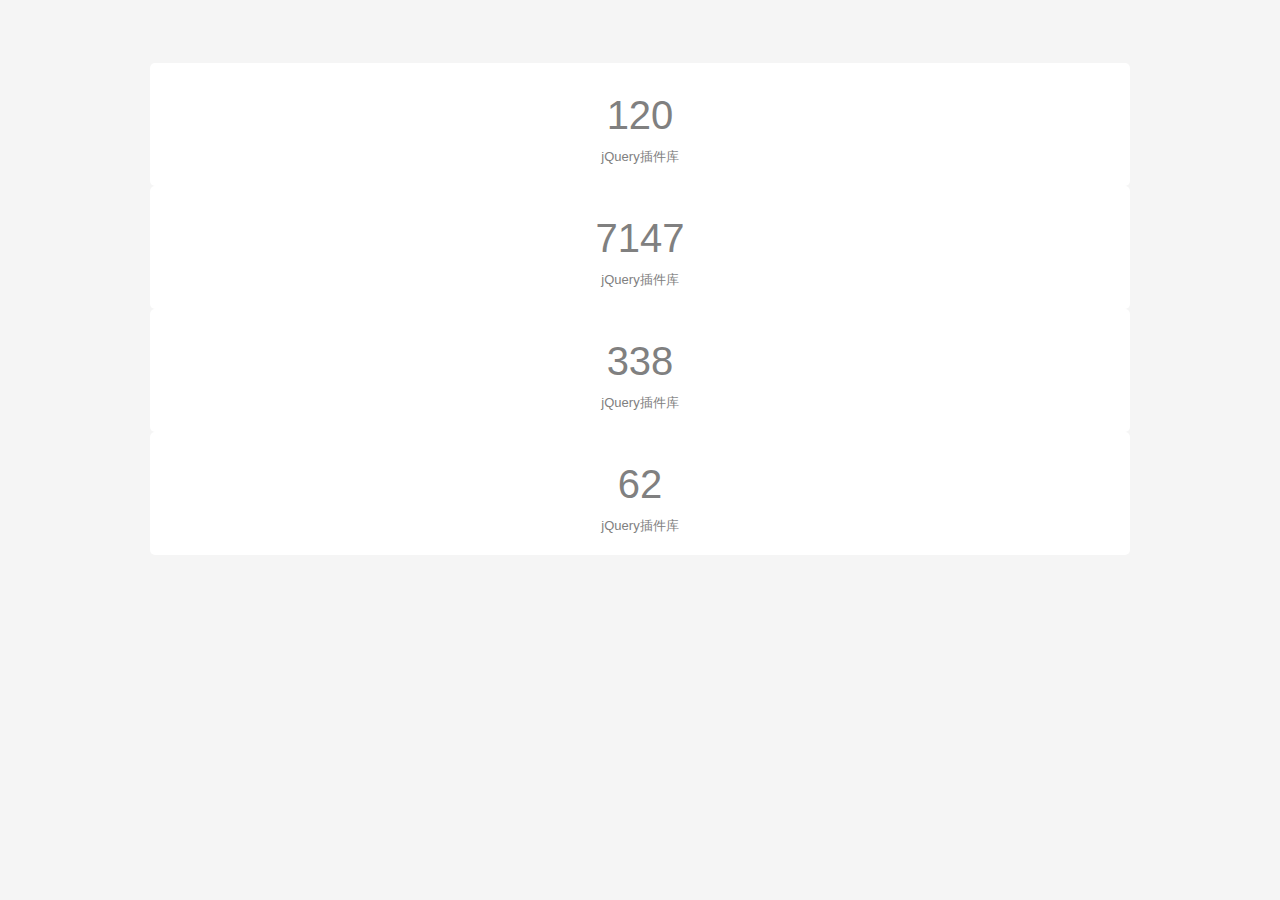
<file: jquery-dz-150428223412/index.html>
<!DOCTYPE html>
<html>
<head>
<meta charset="UTF-8">
<title>jQuery动态数字翻滚计数到指定数字的文字特效代码</title>
<link rel="stylesheet" href="css/style.css" media="screen" type="text/css" />
</head>
<body>
<div class="wrapper">
    <div class="counter col_fourth">
      <h2 class="timer count-title" id="count-number" data-to="300" data-speed="1500"></h2>
       <p class="count-text ">jQuery插件库</p>
    </div>

    <div class="counter col_fourth">
      <h2 class="timer count-title" id="count-number" data-to="17870" data-speed="1500"></h2>
      <p class="count-text ">jQuery插件库</p>
    </div>

    <div class="counter col_fourth">
      <h2 class="timer count-title" id="count-number" data-to="847" data-speed="1500"></h2>
      <p class="count-text ">jQuery插件库</p>
    </div>

    <div class="counter col_fourth end">
      <h2 class="timer count-title" id="count-number" data-to="157" data-speed="1500"></h2>
      <p class="count-text ">jQuery插件库</p>
    </div>
</div>

  <script src='js/jquery.js'></script>

  <script src="js/index.js"></script>
</body>

</html>
</file>
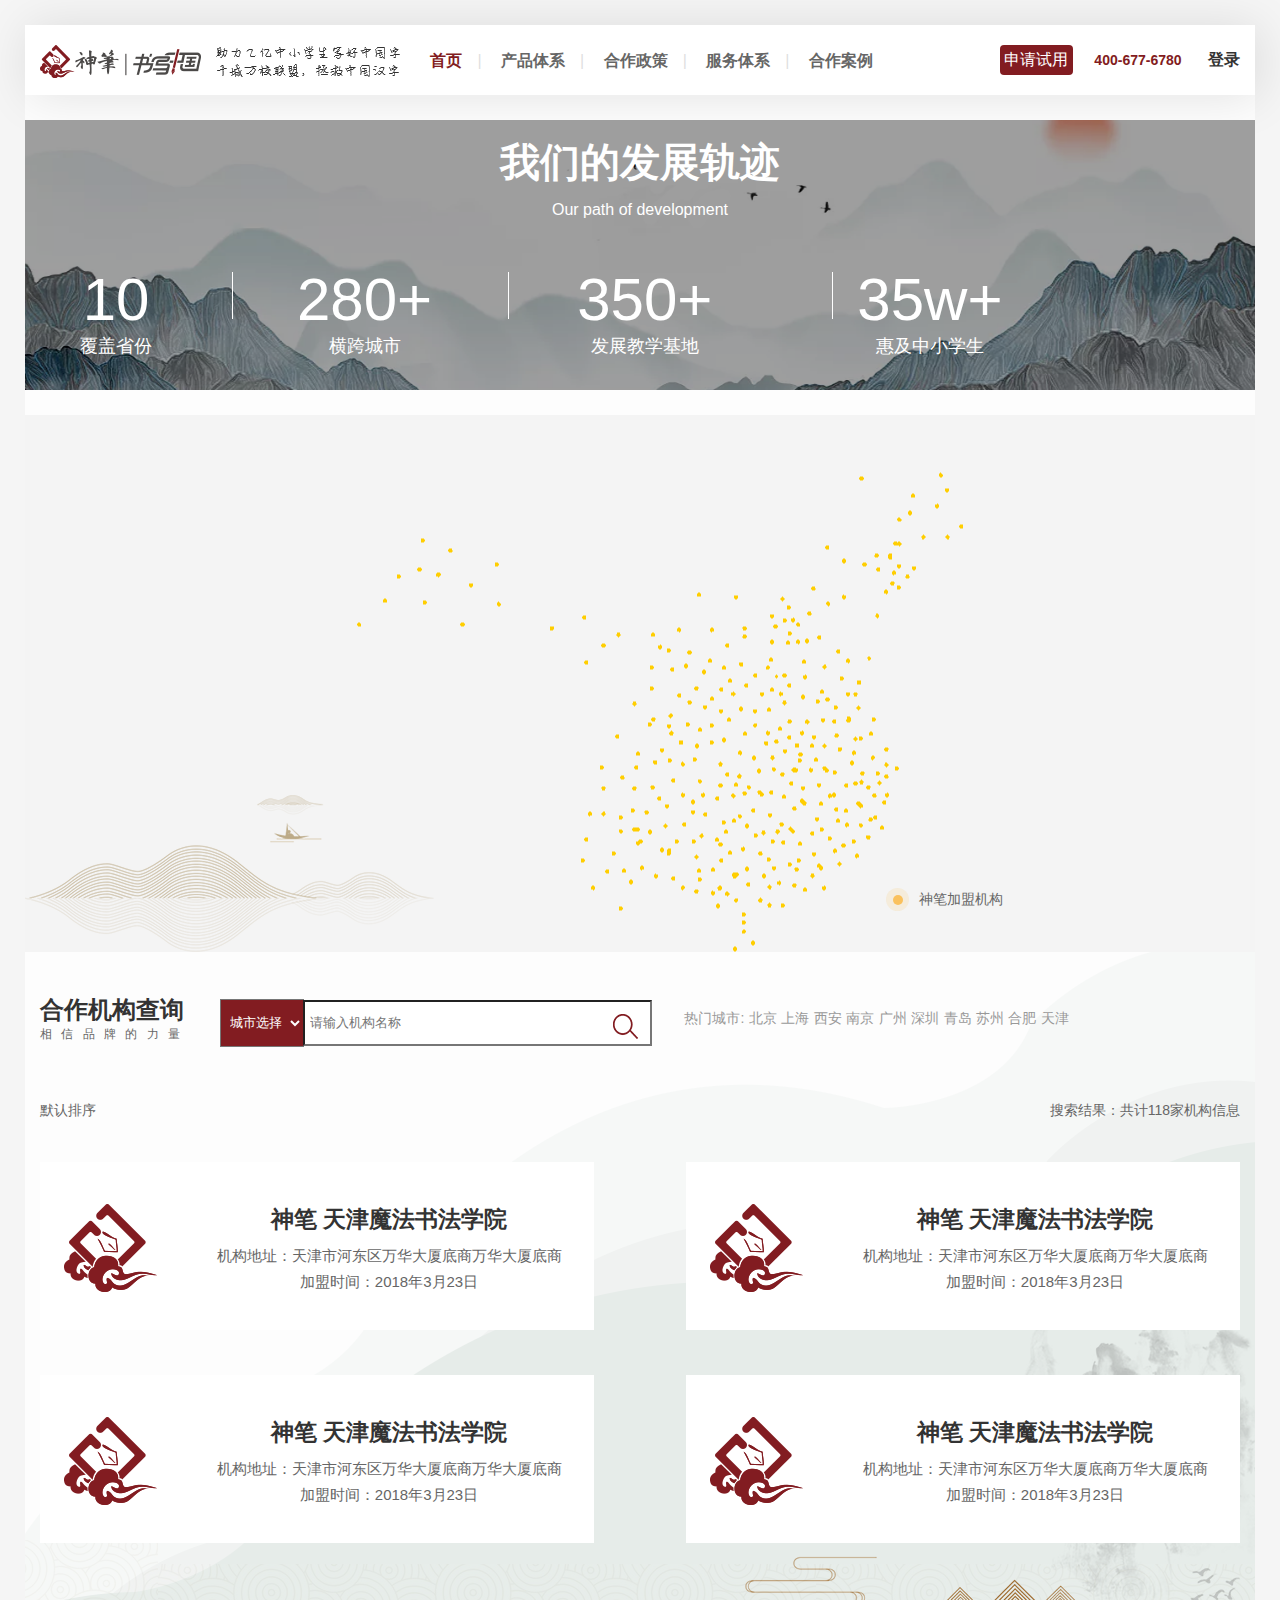
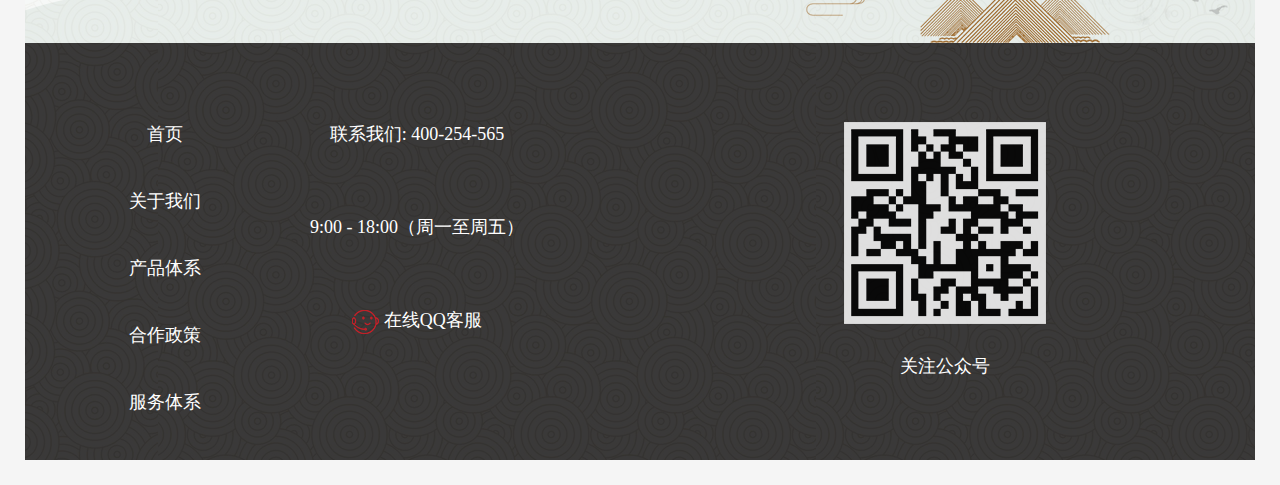
<file: coomperter.html>
<!DOCTYPE html>
<html lang="en">
<head>
  <meta charset="UTF-8">
  <meta name="viewport" content="width=device-width, initial-scale=1.0">
  <meta http-equiv="X-UA-Compatible" content="ie=edge">
  <link rel="stylesheet" href="./css/indexhome.css">
  <link rel="stylesheet" href="./jquery-dz-150428223412/css/style.css">
  <!-- <link rel="stylesheet" href="./numbergd/css/globle.css"> -->
 
  <title>合作案例</title>
</head>
<body>
  <div class="szhome">
    <!-- 头部 -->
    <div class="sztop">
      <div class="sztop_content clearfix">
         <div class="sztop_left">
           <p><img src="./img/sxlogo.png" alt=""></p>
           <p><img src="./img/text_left_logo.png" alt=""></p>
         </div>
         <div class="sztop_center">
            <ul>
                <li class="active">
                  <a href="./indexhome.html">首页</a>|
                </li>
                <li>
                  <a href="./productSystem.html">产品体系</a>|
                </li>
                <li>
                  <a href="./cooperpolicy.html">合作政策</a>|
                </li>
                <li>
                  <a href="./serviceSystem.html">服务体系</a>|
                </li>
                <li>
                  <a href="./coomperter.html">合作案例</a>
                </li>
              </ul>
         </div>
         <div class="sztop_right">
          <ul>
            <li class="szr_try">
              <a href="javascript:;">申请试用</a>
            </li>
            <li>
              <a href="javascript:;">400-677-6780</a>
            </li>
            <!-- <li class="szr_img">
              <a href="javascript:;"><img src="./img/userphoto.png" alt=""></a>
            </li> -->
            <li>
              <a href="javascript:;">登录</a>
            </li>
          </ul>
         </div>
      </div>
    </div>
    <!-- 我们的发展轨迹 -->
    <div class="coopcontent">
      <div calss="maincon">
        <div class="main_top">
          <h4>我们的发展轨迹</h4>
          <p>Our path of development</p>
        </div>
        <div class="main_ul clearfix">
          <ul>
            <li >
                <p class="li_num timer count-title" id="count-number" data-to="31" data-speed="2000"></p>
              <!-- <p class="li_num timer count-title" d="count-number" data-to="31" data-speed="1500">31</p> -->
              <p class="li_text">覆盖省份</p>
            </li>
            <div class="ul_line"></div>
            <li>
              <p class="li_num timer count-title" d="count-number" data-to="800" data-speed="2000"></p><p class="li_num"><span>+</span></p>
              <p class="li_text">横跨城市</p>
            </li>
            <div class="ul_line"></div>
            <li>
              <p class="li_num timer count-title" d="count-number" data-to="1000" data-speed="2000"></p><p class="li_num"><span>+</span></p>
              <p class="li_text">发展教学基地</p>
            </li>
            <div class="ul_line"></div>
            <li>
              <p class="li_num timer count-title" d="count-number" data-to="100" data-speed="2000"></p><p class='li_num'><span>w+</span></p>
              <p class="li_text">惠及中小学生</p>
            </li>
          </ul>
        </div>
      </div>
    </div>
    <!-- map -->
    <div class="mapWrap">
      <div class="mapcontent"></div>
      <div class="map_con">
        <div></div>
        <span></span>
        <p>神笔加盟机构</p>
      </div>
    </div>
    <!-- 合作机构查询 -->
    <div class="orgseach">
    <div class="orgcontent">
      <div class="orgtop">
        <ul>
          <li>
            <p class="weight_text">合作机构查询</p>
            <p class="text_info">相 信 品 牌 的 力 量</p>
          </li>
          <li class="li_po">
            <select  id="provice">
            <option value ="城市选择">城市选择</option>
            </select>
            <input type="text"  id="text_seach" placeholder="请输入机构名称">
            <span class="seacch_icon"><img src="./img/seach_icon.png" alt=""></span>
          </li>
          <li class="p_city">
            <p>热门城市:</p>
            <p>北京</p>
            <p>上海</p>
            <p>西安</p>
            <p>南京</p>
            <p>广州</p>
            <p>深圳</p>
            <p>青岛</p>
            <p>苏州</p>
            <p>合肥</p>
            <p>天津</p>
          </li>
        </ul>
      </div>
      <div class="org_num">
        <ul>
          <li>默认排序</li>
          <li>搜索结果：共计<span class="num_info">118</span>家机构信息</li>
        </ul>
      </div>
      <div class="org_info clearfix">
        <ul>
          <li>
            <div class="org_info_logo"><img src="./img/info_logo.png" alt=""></div>
            <h4>神笔 天津魔法书法学院</h4>
            <p class="p_top_line">
              机构地址：<span class="org_address">天津市河东区万华大厦底商万华大厦底商</span>
            </p>
            <p class="p_bottom_line">
              加盟时间：<span class="org_info_time">2018年3月23日</span>
            </p>
          </li>
          <li>
            <div class="org_info_logo"><img src="./img/info_logo.png" alt=""></div>
            <h4>神笔 天津魔法书法学院</h4>
            <p class="p_top_line">
              机构地址：<span class="org_address">天津市河东区万华大厦底商万华大厦底商</span>
            </p>
            <p class="p_bottom_line">
              加盟时间：<span class="org_info_time">2018年3月23日</span>
            </p>
          </li>
          <li>
            <div class="org_info_logo"><img src="./img/info_logo.png" alt=""></div>
            <h4>神笔 天津魔法书法学院</h4>
            <p class="p_top_line">
              机构地址：<span class="org_address">天津市河东区万华大厦底商万华大厦底商</span>
            </p>
            <p class="p_bottom_line">
              加盟时间：<span class="org_info_time">2018年3月23日</span>
            </p>
          </li>
          <li>
            <div class="org_info_logo"><img src="./img/info_logo.png" alt=""></div>
            <h4>神笔 天津魔法书法学院</h4>
            <p class="p_top_line">
              机构地址：<span class="org_address">天津市河东区万华大厦底商万华大厦底商</span>
            </p>
            <p class="p_bottom_line">
              加盟时间：<span class="org_info_time">2018年3月23日</span>
            </p>
          </li>
        </ul>
      </div>
    </div>
  </div>
   <!-- 底部 -->
   <div class="sz_footer">
    <div class="szf_cont">
    <div class="foot_left">
     <ul>
       <li>首页</li>
       <li>关于我们</li>
       <li>产品体系</li>
       <li>合作政策</li>
       <li>服务体系</li>
     </ul>
    </div>
    <div class="foot_cen">
       <ul>
           <li>联系我们: 400-254-565</li>
           <li>9:00 - 18:00（周一至周五）</li>
           <li><span><img src="./img/qqke.png" alt=""></span> 在线QQ客服</li>
         </ul>
    </div>
    <div class="foot_right">
       <div class="sz_weixin">
         <p><img src="./img/weixin.png" alt=""></p>
         <p>关注公众号  </p>
       </div>
    </div>
    </div>
   </div>
  </div>
  <!-- <script>
    $(function(){
        $("#dataNums").rollNum({
            deVal:31
        });

    });
</script> -->
<script src="./jquery-dz-150428223412/js/jquery.js"></script>
<script src="./jquery-dz-150428223412/js/index.js"></script>
</body>
</html>
</file>
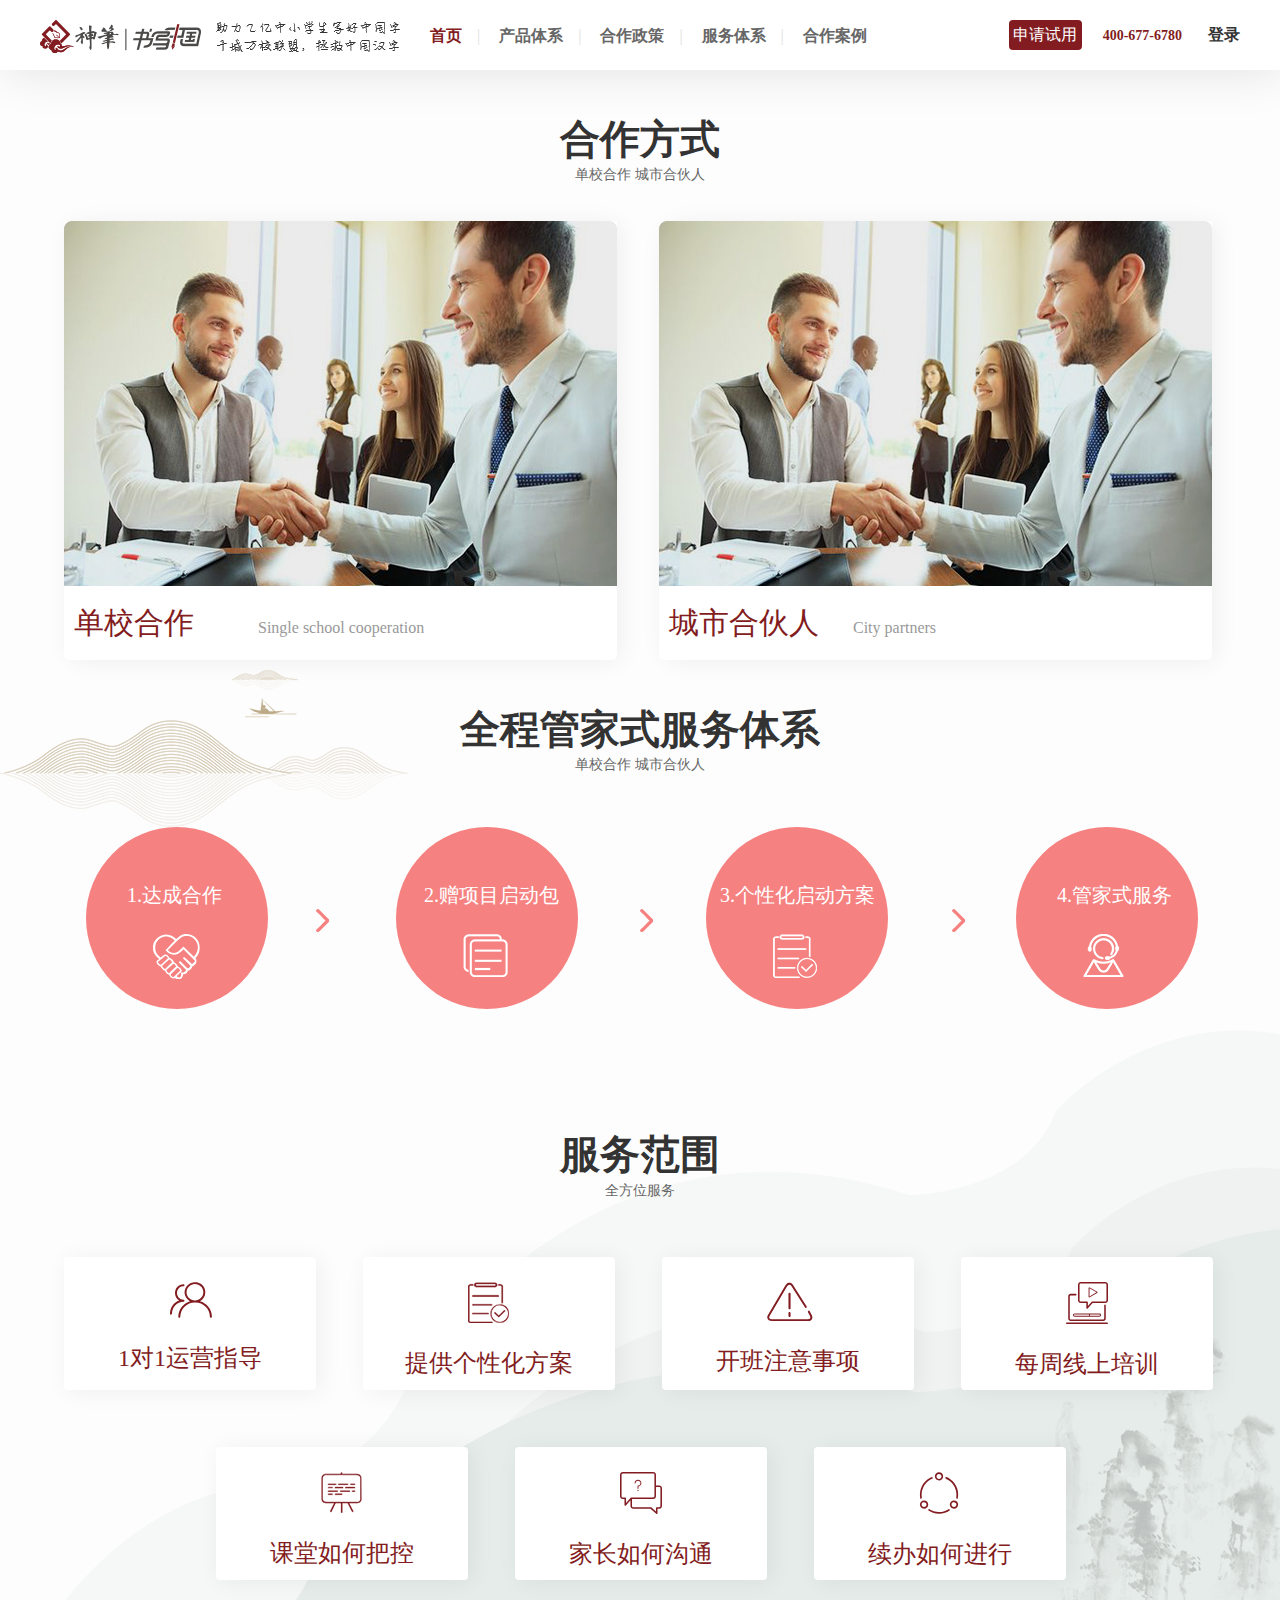
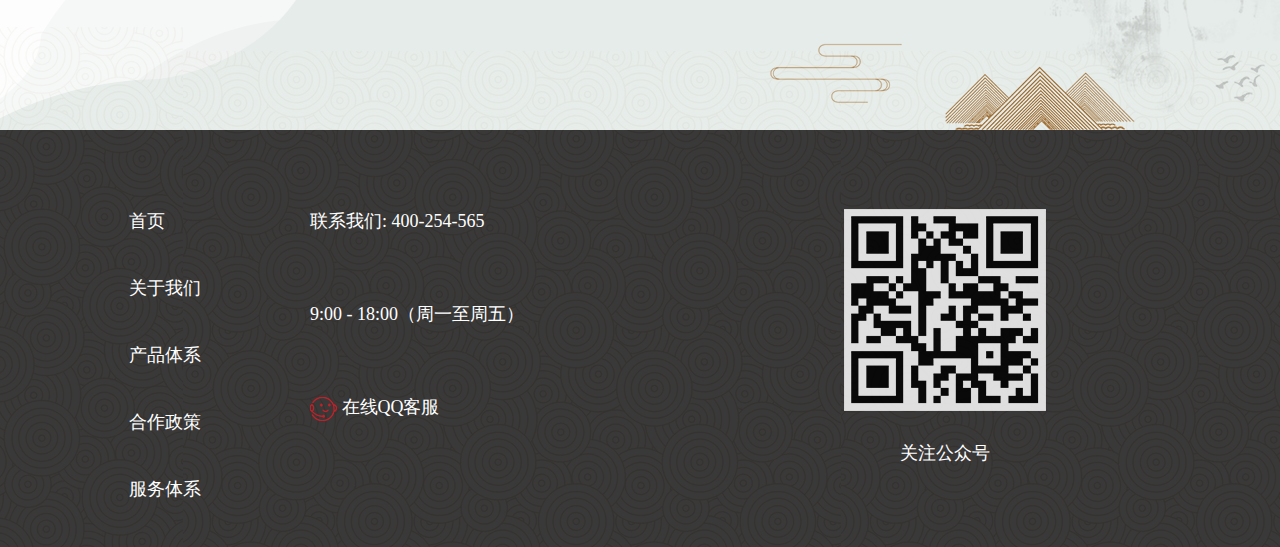
<file: cooperpolicy.html>
<!DOCTYPE html>
<html lang="en">
<head>
  <meta charset="UTF-8">
  <meta name="viewport" content="width=device-width, initial-scale=1.0">
  <meta http-equiv="X-UA-Compatible" content="ie=edge">
  <link rel="stylesheet" href="./css/indexhome.css">
  <title>合作政策</title>
</head>
<body>
  <div class="szhome">
    <!-- 头部 -->
    <div class="sztop">
      <div class="sztop_content clearfix">
         <div class="sztop_left">
           <p><img src="./img/sxlogo.png" alt=""></p>
           <p><img src="./img/text_left_logo.png" alt=""></p>
         </div>
         <div class="sztop_center">
            <ul>
                <li class="active">
                  <a href="./indexhome.html">首页</a>|
                </li>
                <li>
                  <a href="./productSystem.html">产品体系</a>|
                </li>
                <li>
                  <a href="./cooperpolicy.html">合作政策</a>|
                </li>
                <li>
                  <a href="./serviceSystem.html">服务体系</a>|
                </li>
                <li>
                  <a href="./coomperter.html">合作案例</a>
                </li>
              </ul>
         </div>
         <div class="sztop_right">
          <ul>
            <li class="szr_try">
              <a href="javascript:;">申请试用</a>
            </li>
            <li>
              <a href="javascript:;">400-677-6780</a>
            </li>
            <!-- <li class="szr_img">
              <a href="javascript:;"><img src="./img/userphoto.png" alt=""></a>
            </li> -->
            <li>
              <a href="javascript:;">登录</a>
            </li>
          </ul>
         </div>
      </div>
    </div>
  <!--合作方式  -->
    <div class="parcontent">
      <div class="par_con">
        <div class="par_top">
          <h4>合作方式</h4>
          <p>单校合作  城市合伙人</p>
        </div>
        <div class="par_ul_info clearfix">
          <ul>
            <li>
              <div>
                <img src="./img/par_ce.jpg" alt="">
              </div>
              <div class="par_ul_div">
                <p class="par_ul_ce">单校合作</p>
                <p class="par_ul_sin">Single school cooperation</p>
              </div>
            </li>
            <li>
              <div>
                <img src="./img/par_ce.jpg" alt="">
              </div>
              <div class="par_ul_div">
                <p class="par_ul_ce">城市合伙人</p>
                <p class="par_ul_sin">City partners</p>
              </div>
            </li>
          </ul>
        </div>
        <div class="par_top">
          <h4>全程管家式服务体系</h4>
          <p>单校合作  城市合伙人</p>
        </div>
      </div>
    </div>
    <!--全程管家式服务体系下的四步骤  -->
    <div class="state_con">
      <div class="state_content">
        <div class="state_four clearfix">
          <ul>
            <li>
              <p>1.达成合作</p>
              <p><img src="./img/da_01.png" alt=""></p>
            </li>
            <div class="state_line"><img src="./img/da_05.png" alt=""></div>
            <li>
              <p class="state_text">2.赠项目启动包</p>
              <p><img src="./img/da_02.png" alt=""></p>
            </li>
            <div class="state_line"><img src="./img/da_05.png" alt=""></div>
            <li>
              <p class="steta_three">3.个性化启动方案</p>
              <p><img src="./img/da_03.png" alt=""></p>
            </li>
            <div class="state_line"><img src="./img/da_05.png" alt=""></div>
            <li>
              <p>4.管家式服务</p>
              <p><img src="./img/da_04.png" alt=""></p>
            </li>
          </ul>
        </div>
      </div>
    </div>
    <!-- 服务范围 -->
    <div class="serve_area">
      <div class="serve_con">
        <div class="serve_top">
          <h4>服务范围</h4>
          <p>全方位服务</p>
        </div>
        <div class="serve_li clearfix">
          <ul>
            <li>
              <p><img src="./img/serve_01.png" alt=""></p>
              <p>1对1运营指导</p>
            </li>
            <li>
              <p><img src="./img/serve_02.png" alt=""></p>
              <p>提供个性化方案</p>
            </li>
            <li>
              <p><img src="./img/serve_03.png" alt=""></p>
              <p>开班注意事项</p>
            </li>
            <li>
              <p><img src="./img/serve_04.png" alt=""></p>
              <p>每周线上培训</p>
            </li>
          </ul>
        </div>
        <div class="serve_li clearfix serve_li_second">
          <ul>
            <li>
              <p><img src="./img/server_05.png" alt=""></p>
              <p>课堂如何把控</p>
            </li>
            <li>
              <p><img src="./img/serve_06.png" alt=""></p>
              <p>家长如何沟通</p>
            </li>
            <li>
              <p><img src="./img/serve_07.png" alt=""></p>
              <p>续办如何进行</p>
            </li>
          </ul>
        </div>
      </div>
    </div>
     <!-- 底部 -->
   <div class="sz_footer">
      <div class="szf_cont">
      <div class="foot_left">
       <ul>
         <li>首页</li>
         <li>关于我们</li>
         <li>产品体系</li>
         <li>合作政策</li>
         <li>服务体系</li>
       </ul>
      </div>
      <div class="foot_cen">
         <ul>
             <li>联系我们: 400-254-565</li>
             <li>9:00 - 18:00（周一至周五）</li>
             <li><span><img src="./img/qqke.png" alt=""></span> 在线QQ客服</li>
           </ul>
      </div>
      <div class="foot_right">
         <div class="sz_weixin">
           <p><img src="./img/weixin.png" alt=""></p>
           <p>关注公众号  </p>
         </div>
      </div>
      </div>
     </div>
  </div>
</body>
</html>
</file>
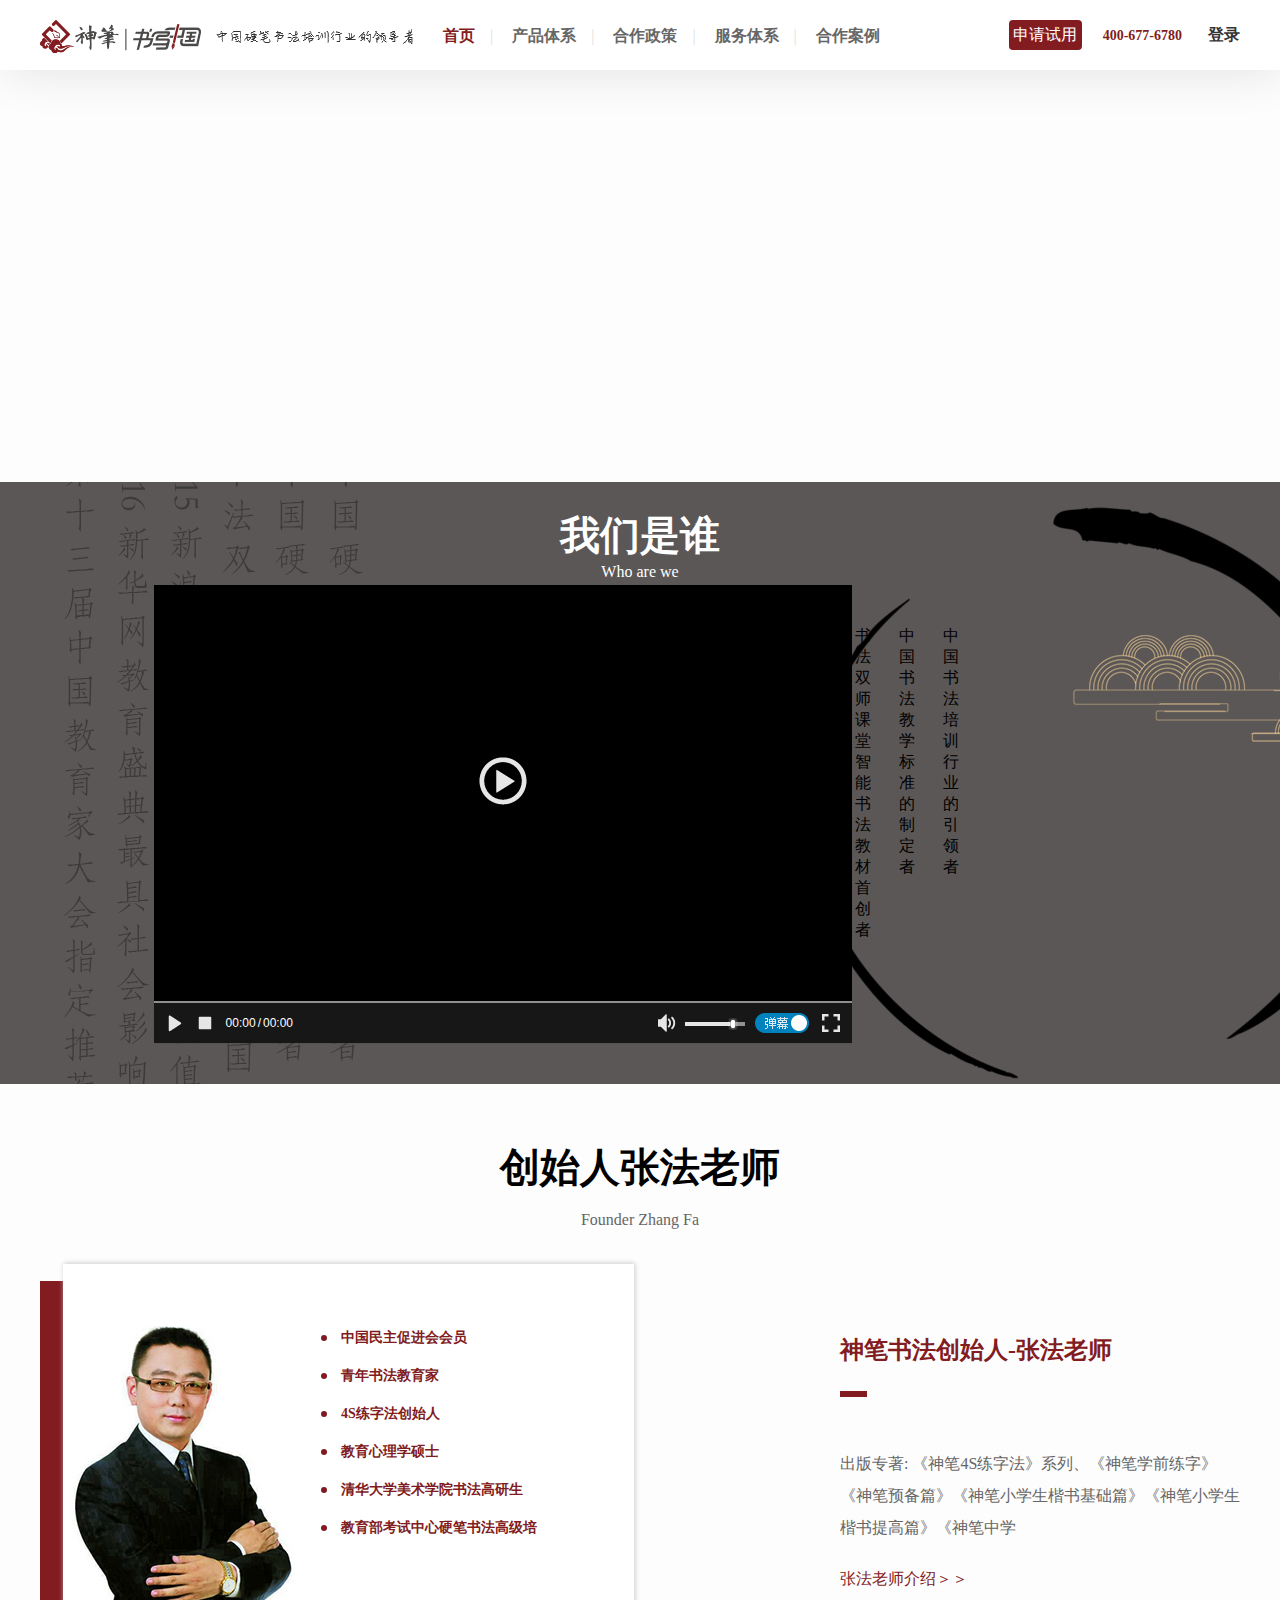
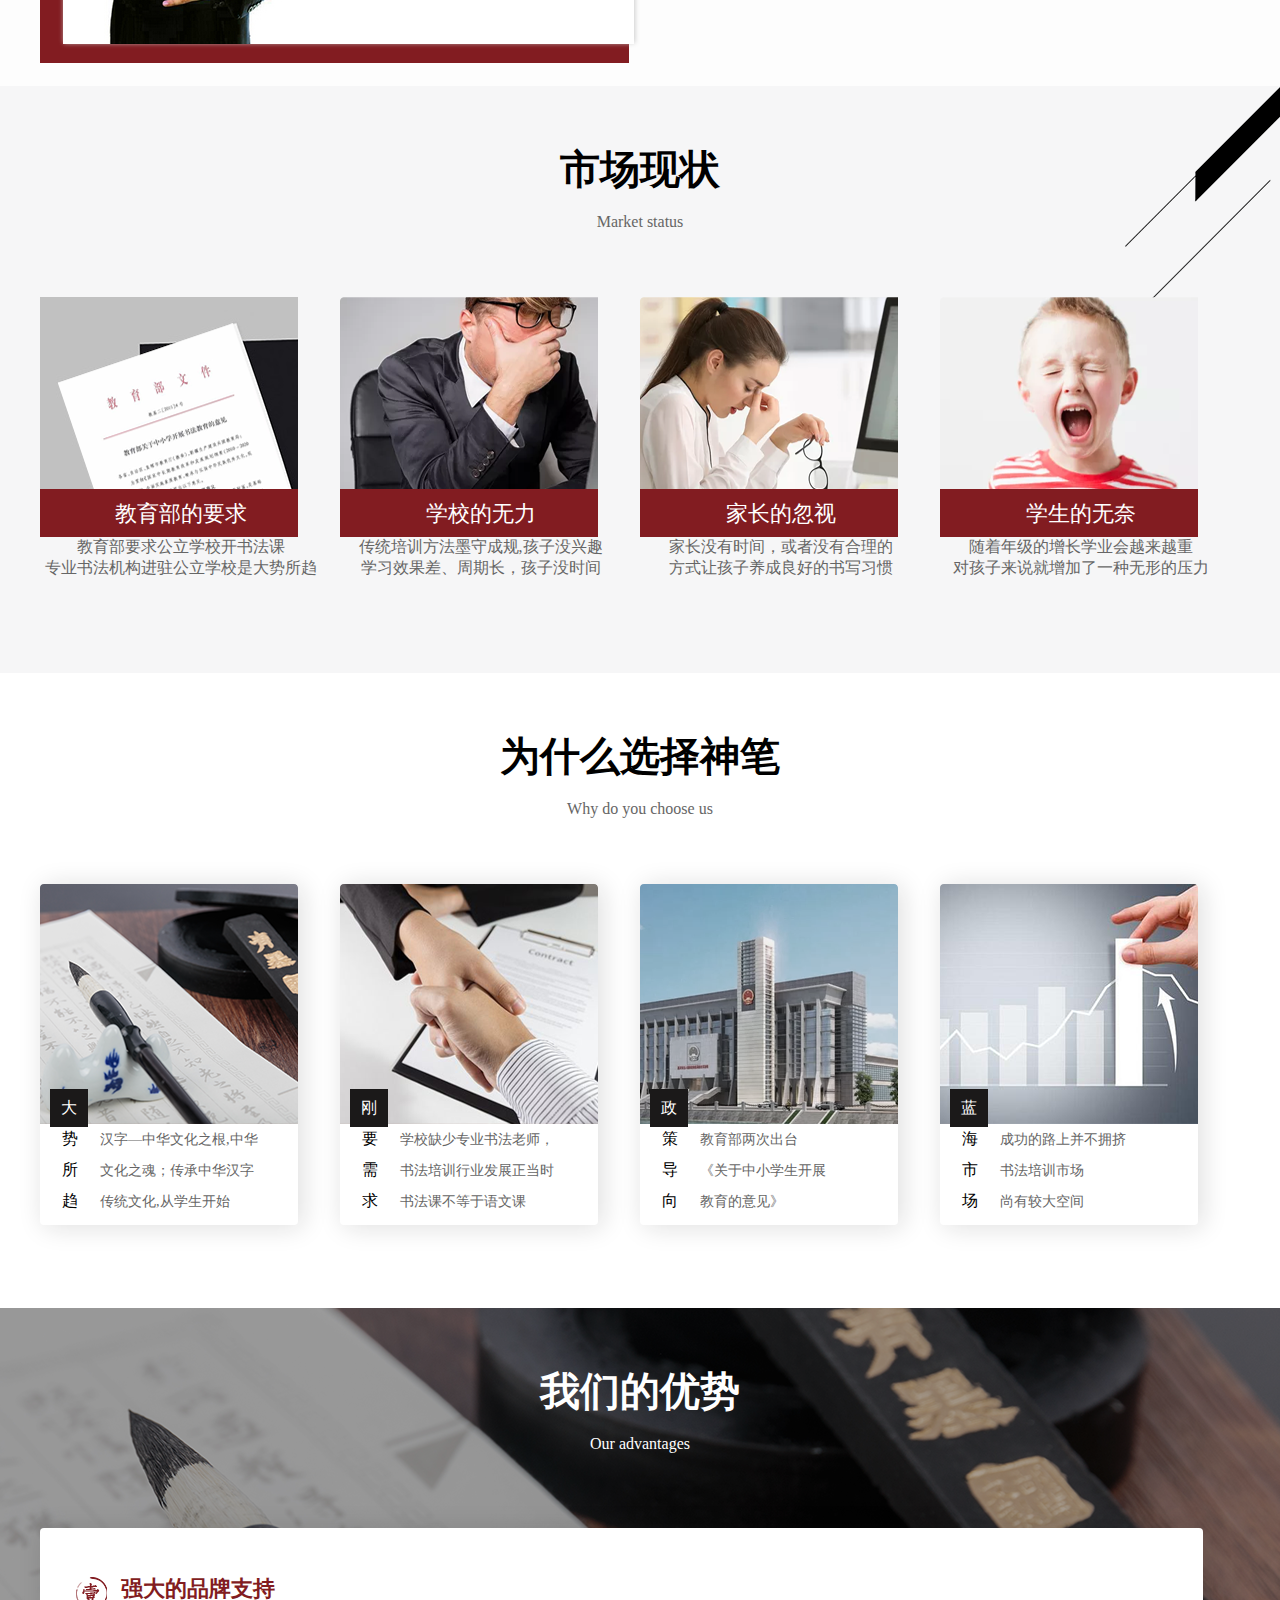
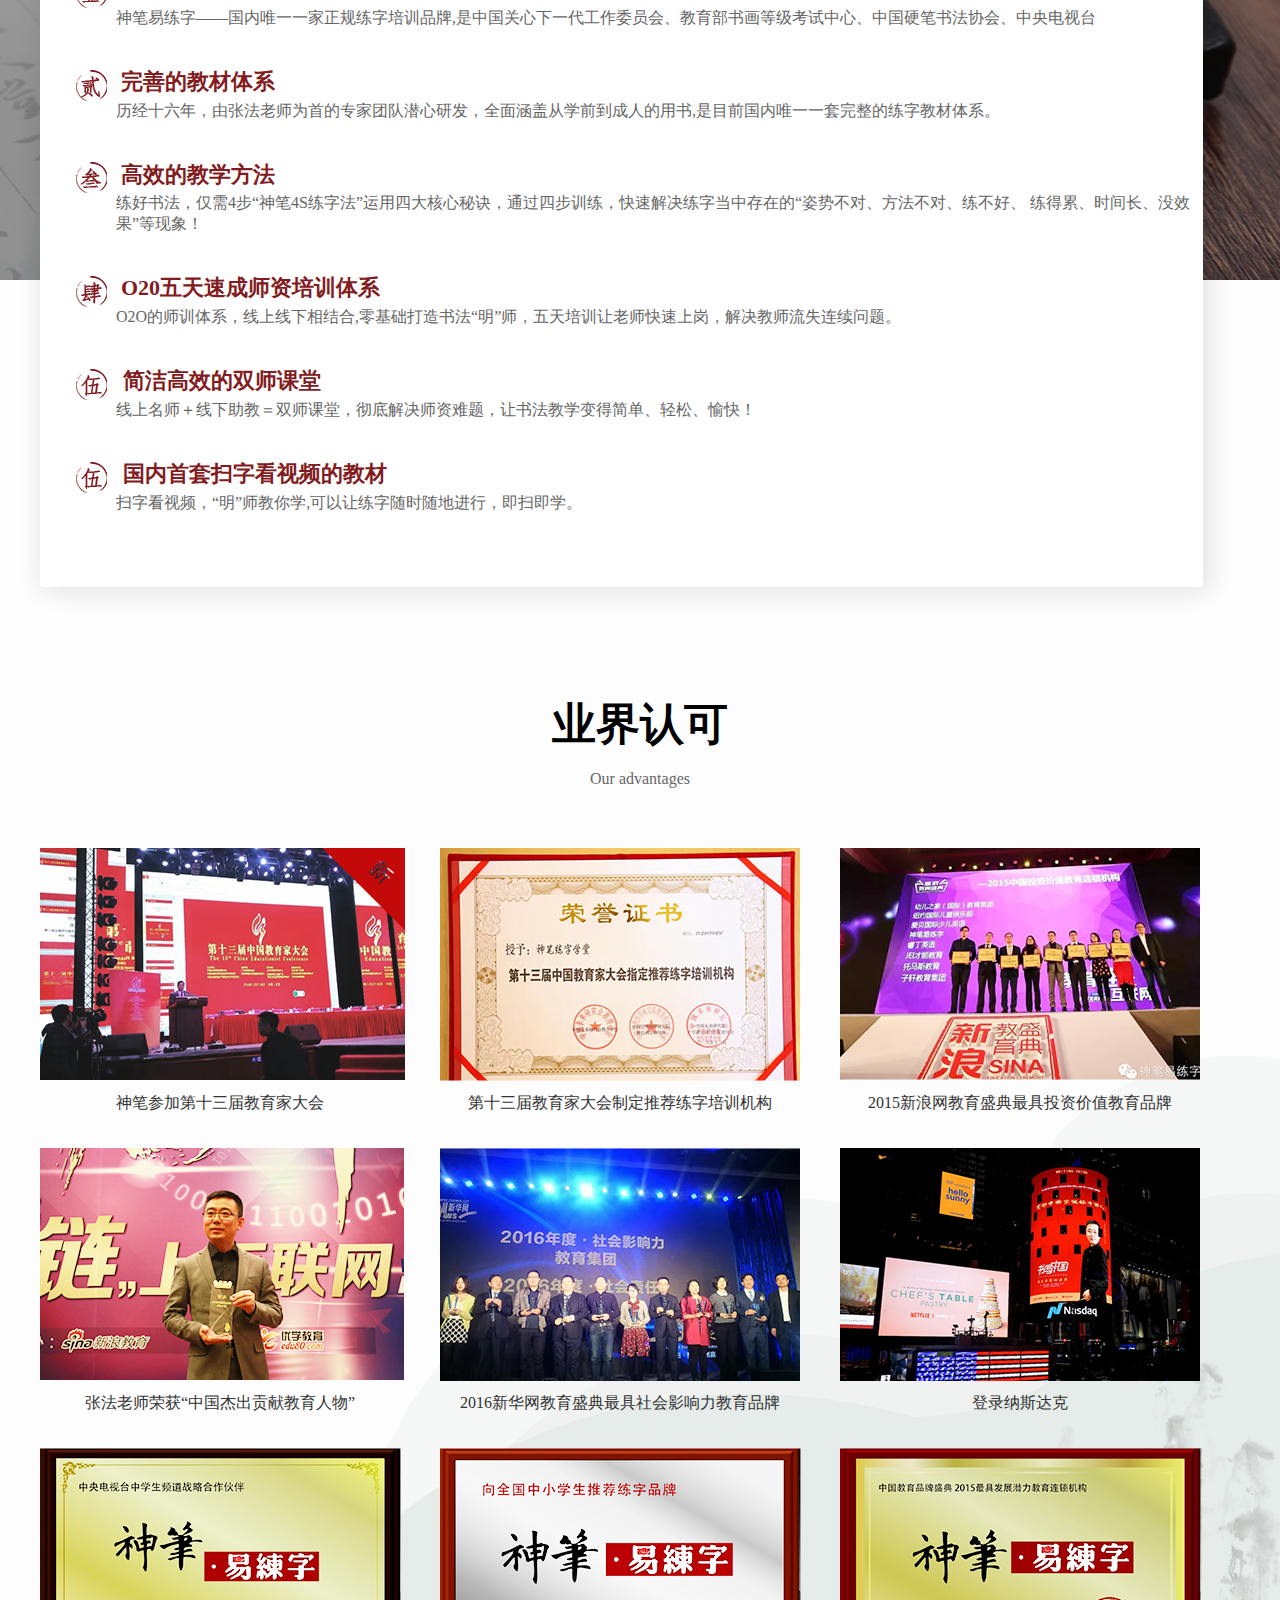
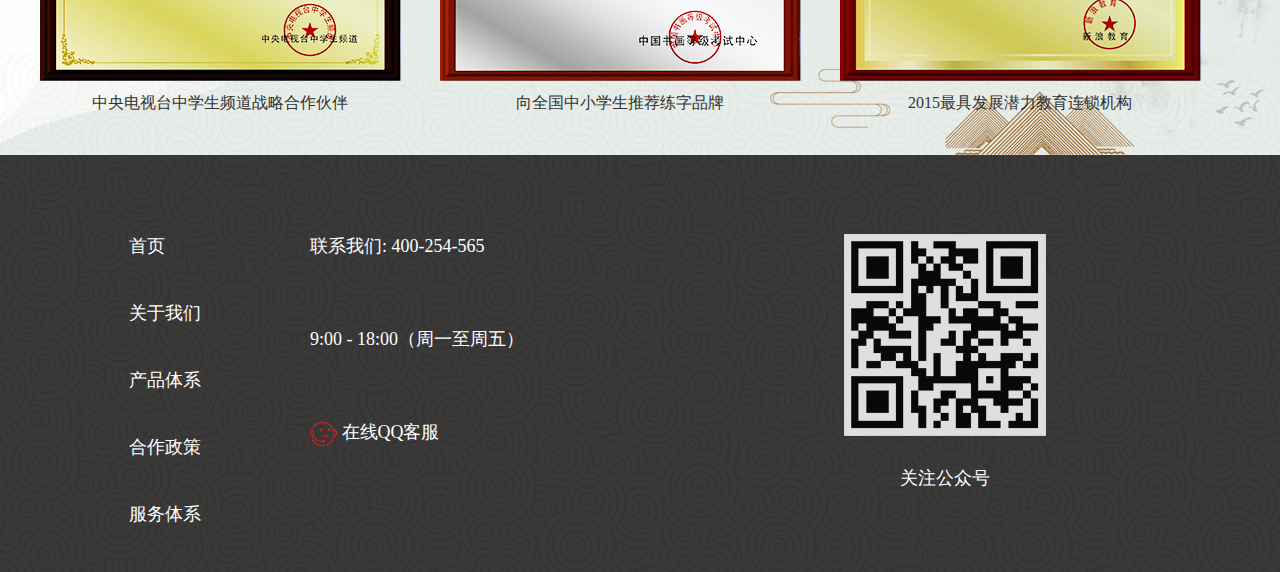
<file: indexhome.html>
<!DOCTYPE html>
<html lang="en">
<head>
  <meta charset="UTF-8">
  <meta name="viewport" content="width=device-width, initial-scale=1.0">
  <meta http-equiv="X-UA-Compatible" content="ie=edge">
  <title>书写中国官网首页</title>
  <link rel="stylesheet" href="./css/indexhome.css">
 <script src="./playease/playease.min.js"></script>
</head>
<body>
  <div class="szhome">
    <!-- 头部 -->
    <div class="sztop">
      <div class="sztop_content clearfix">
         <div class="sztop_left">
           <p><img src="./img/sxlogo.png" alt=""></p>
           <p><img src="./img/sztext.png" alt=""></p>
         </div>
         <div class="sztop_center">
           <ul>
             <li class="active">
               <a href="./indexhome.html">首页</a>|
             </li>
             <li>
               <a href="./productSystem.html">产品体系</a>|
             </li>
             <li>
               <a href="./cooperpolicy.html">合作政策</a>|
             </li>
             <li>
               <a href="./serviceSystem.html">服务体系</a>|
             </li>
             <li>
               <a href="./coomperter.html">合作案例</a>
             </li>
           </ul>
         </div>
         <div class="sztop_right">
          <ul>
            <li class="szr_try">
              <a href="javascript:;">申请试用</a>
            </li>
            <li>
              <a href="javascript:;">400-677-6780</a>
            </li>
            <!-- <li class="szr_img">
              <a href="javascript:;"><img src="./img/userphoto.png" alt=""></a>
            </li> -->
            <li>
              <a href="javascript:;">登录</a>
            </li>
          </ul>
         </div>
      </div>
    </div>
    <!-- banner -->
    <div class="szbanner">
      <!-- 引入swiper 从后台获取数据 -->
    </div>
    <!-- 我们是谁 -->
    <div class="szwho">
      <div class="szwho_content">
         <h4>我们是谁</h4>
         <p>Who are we</p>
      </div>
      <div class="szw_text">
        <ul>
          <li>
              <p>十三届教育家大会唯一推荐练字品牌</p>
          </li>
          <li>
              <p>20 16新华网教育盛典最具社会影响力教育品牌</p>
          </li>
          <li>
              <p>20 15新浪网教育盛典最具投资价值教育品牌</p>
          </li>
          <li>
              <p>书法双师课堂  智能书法教材首创者</p>
          </li>
          <li>
              <p>中国书法教学标准的制定者</p>
          </li>
          <li>
              <p>中国书法培训行业的引领者</p>
          </li>
        </ul>
      </div>
      <!-- <div class="szw_vcr "> -->
        <!-- <video src="./video/宣传片.flv" controls="controls" autoplay="autoplay"></video> -->
        <!-- <iframe src="./video"></iframe> -->
      <!-- </div> -->
      <div class='szw_vcr' id='playwrap'>
        <div id='player'></div>
      </div>
    </div>
    <!-- 神笔创始人 -->
    <div class="szorder">
      <div class="szorder_content">
        <div class="szo_top">
            <h4>创始人张法老师</h4>
            <p>Founder Zhang Fa</p>
        </div>
        <div class="szo_main ">
            <div class="szo_left">
              <div class="szol_text">
                <div class="szol_img">
                    <img src="./img/zhangfa.png" alt="">
                </div>
                <div class="szol_t">
                  <ul>
                    <li><span></span>中国民主促进会会员</li>
                    <li>
                        <span></span>
                        青年书法教育家
                    </li>
                    <li>
                        <span></span>
                        4S练字法创始人 
                    </li>
                    <li>
                        <span></span>
                        教育心理学硕士
                    </li>
                    <li>
                        <span></span>
                        清华大学美术学院书法高研生
                    </li>
                    <li>
                        <span></span>
                        教育部考试中心硬笔书法高级培
                    </li>
                  </ul>
                </div>
              </div>

            </div>
            <div class="szo_right">
              <div class="szor_t">
                <h4>神笔书法创始人-张法老师</h4>
              </div>
              <div class="line_wu"></div>
              <div class="sz_zf">
                <p>
                    出版专著: 《神笔4S练字法》系列、《神笔学前练字》《神笔预备篇》《神笔小学生楷书基础篇》《神笔小学生楷书提高篇》《神笔中学
                </p>
                <a href="javascript:;">张法老师介绍＞＞</a>
              </div>  
            </div>
          </div>
      </div>
    </div>
    <!-- 市场现状 -->
    <div class="szcity">
      <div class="szc_content">
        <div class="szo_top">
          <h4>市场现状</h4>
          <p>Market status</p>
        </div>
        <div class="szc_mw clearfix">
          <ul>
            <li>
              <div class="sz_ty">
                <img src="./img/jyb.png" alt="">
                <p class="sz_li">教育部的要求</p>
              </div>
              <p class="sz_lit">教育部要求公立学校开书法课</p>
              <p class="sz_lit">专业书法机构进驻公立学校是大势所趋</p>
            </li>
            <li>
                <div class="sz_ty">
                  <img src="./img/jzws.png" alt="">
                  <p class="sz_li">学校的无力</p>
                </div>
                <p class="sz_lit">传统培训方法墨守成规,孩子没兴趣</p>
                <p class="sz_lit">  学习效果差、周期长，孩子没时间</p>
              </li>
            <li>
                <div class="sz_ty">
                  <img src="./img/jzws_05.png" alt="">
                  <p class="sz_li">家长的忽视</p>
                </div>
                <p class="sz_lit">家长没有时间，或者没有合理的</p>
                <p class="sz_lit">方式让孩子养成良好的书写习惯</p>
               
              </li>
            <li>
                <div class="sz_ty">
                  <img src="./img/xswl_07.png" alt="">
                  <p class="sz_li">学生的无奈</p>
                </div>
                <p class="sz_lit">随着年级的增长学业会越来越重</p>
                <p class="sz_lit">对孩子来说就增加了一种无形的压力</p>
              </li>
          </ul>
        </div>
      </div>
    </div>
    <!-- 为什么选择神笔 -->
    <div class="szcity sz_you">
        <div class="szc_content">
          <div class="szo_top">
            <h4>为什么选择神笔</h4>
            <p>Why do you choose us</p>
          </div>
          <div class="szc_mw clearfix szyou_main">
            <ul class="clearfix">
              <li>
                <div class="sz_ty ">
                  <img src="./img/yous1.png" alt="">
                </div>
                 <p class="sz_da">大</p>
                <div class="sz_lineh">
                  <p>
                      <span>势</span><span class="sz_lit">汉字—中华文化之根,中华</span>
                  </p>  
                 <p>
                    <span>所</span><span class="sz_lit">文化之魂；传承中华汉字</span>
                 </p>
                   <p>
                      <span>趋</span><span class="sz_lit">传统文化,从学生开始</span>
                   </p>
                </div>
              </li>
              <li>
                  <div class="sz_ty">
                    <img src="./img/yous2.png" alt="">
                  </div>
                  <p class="sz_da">刚</p>
                  <div class="sz_lineh">
                      <p>
                          <span>要</span><span class="sz_lit">学校缺少专业书法老师，</span>
                      </p>  
                     <p>
                        <span>需</span><span class="sz_lit">书法培训行业发展正当时</span>
                     </p>
                       <p>
                          <span>求 </span><span class="sz_lit">书法课不等于语文课</span>
                       </p>
                    </div>
                </li>
              <li>
                  <div class="sz_ty">
                    <img src="./img/yous3.png" alt="">
                  </div>
                  <p class="sz_da">政</p>
                  <div class="sz_lineh">
                      <p>
                          <span>策</span><span class="sz_lit">教育部两次出台</span>
                      </p>  
                     <p>
                        <span>导</span><span class="sz_lit">《关于中小学生开展</span>
                     </p>
                       <p>
                          <span>向 </span><span class="sz_lit">教育的意见》</span>
                       </p>
                    </div>
                </li>
              <li>
                  <div class="sz_ty">
                    <img src="./img/yous4.png" alt="">
                  </div>
                  <p class="sz_da">蓝</p>
                  <div class="sz_lineh">
                      <p>
                          <span>海</span><span class="sz_lit">成功的路上并不拥挤</span>
                      </p>  
                     <p>
                        <span>市</span><span class="sz_lit">书法培训市场</span>
                     </p>
                       <p>
                          <span>场</span><span class="sz_lit">尚有较大空间</span>
                       </p>
                    </div>
                </li>
            </ul>
          </div>
        </div>
      </div>
      <!-- 我们的优势 -->
      <div class="sz_choose">
        <div class="szco_us">
          <div class="szo_top">
            <h4>我们的优势</h4>
            <p>Our advantages</p>
          </div>
          <div class="szco_con">
            <ul>
              <li>
                <div class="us_title">
                  <p><img src="./img/dayi.png" alt=""></p>
                  <p>强大的品牌支持</p>
                </div>
                <div>
                  <p>
                      神笔易练字——国内唯一一家正规练字培训品牌,是中国关心下一代工作委员会、教育部书画等级考试中心、中国硬笔书法协会、中央电视台 
                  </p>
                </div>
              </li>
              <li>
                <div class="us_title">
                  <p><img src="./img/daer.png" alt=""></p>
                  <p>完善的教材体系</p>
                </div>
                <div>
                  <p>
                      历经十六年，由张法老师为首的专家团队潜心研发，全面涵盖从学前到成人的用书,是目前国内唯一一套完整的练字教材体系。 
                  </p>
                </div>
              </li>
              <li>
                <div class="us_title">
                  <p><img src="./img/dasan.png" alt=""></p>
                  <p>高效的教学方法</p>
                </div>
                <div>
                  <p>
                      练好书法，仅需4步“神笔4S练字法”运用四大核心秘诀，通过四步训练，快速解决练字当中存在的“姿势不对、方法不对、练不好、 练得累、时间长、没效果”等现象！
                  </p>
                </div>
              </li>
              <li>
                <div class="us_title">
                  <p><img src="./img/dasi.png" alt=""></p>
                  <p>O20五天速成师资培训体系</p>
                </div>
                <div>
                  <p>
                      O2O的师训体系，线上线下相结合,零基础打造书法“明”师，五天培训让老师快速上岗，解决教师流失连续问题。
                  </p>
                </div>
              </li>
              <li>
                <div class="us_title">
                  <p><img src="./img/dawu.png" alt=""></p>
                  <p>简洁高效的双师课堂</p>
                </div>
                <div>
                  <p>
                      线上名师＋线下助教＝双师课堂，彻底解决师资难题，让书法教学变得简单、轻松、愉快！
                  </p>
                </div>
              </li>
              <li>
                <div class="us_title">
                  <p><img src="./img/dawu.png" alt=""></p>
                  <p>国内首套扫字看视频的教材</p>
                </div>
                <div>
                  <p>
                      扫字看视频，“明”师教你学,可以让练字随时随地进行，即扫即学。
                  </p>
                </div>
              </li>
            </ul>
          </div>
        </div>
      </div>
      <!-- 业界认可 -->
      <div class="szbileve">
        <div class="sz_bcon">
          <div class="szb_top">
            <h4>业界认可</h4>
            <p>Our advantages</p>
          </div>
          <div class="szb_cont">
            <ul>
              <li>
                <div class="ad_img">
                  <img src="./img/ad1.png" alt="">
                </div>
                <p>神笔参加第十三届教育家大会</p>
              </li>
              <li>
                <div class="ad_img">
                  <img src="./img/ad2.png" alt="">
                </div>
                <p>第十三届教育家大会制定推荐练字培训机构</p>
              </li>
              <li>
                <div class="ad_img">
                  <img src="./img/ad3.png" alt="">
                </div>
                <p>2015新浪网教育盛典最具投资价值教育品牌</p>
              </li>
              <li>
                <div class="ad_img">
                  <img src="./img/ad4.png" alt="">
                </div>
                <p>张法老师荣获“中国杰出贡献教育人物”</p>
              </li>
              <li>
                <div class="ad_img">
                  <img src="./img/ad5.png" alt="">
                </div>
                <p>2016新华网教育盛典最具社会影响力教育品牌</p>
              </li>
              <li>
                <div class="ad_img">
                  <img src="./img/ad6.png" alt="">
                </div>
                <p>登录纳斯达克</p>
              </li>
              <li>
                <div class="ad_img">
                  <img src="./img/ad7.png" alt="">
                </div>
                <p>中央电视台中学生频道战略合作伙伴</p>
              </li>
              <li>
                <div class="ad_img">
                  <img src="./img/ad8.png" alt="">
                </div>
                <p>向全国中小学生推荐练字品牌</p>
              </li>
              <li>
                <div class="ad_img">
                  <img src="./img/ad9.png" alt="">
                </div>
                <p>2015最具发展潜力教育连锁机构</p>
              </li>
            </ul>
          </div>
        </div>
      </div>
      <!-- 底部 -->
      <div class="sz_footer">
       <div class="szf_cont">
       <div class="foot_left">
        <ul>
          <li>首页</li>
          <li>关于我们</li>
          <li>产品体系</li>
          <li>合作政策</li>
          <li>服务体系</li>
        </ul>
       </div>
       <div class="foot_cen">
          <ul>
              <li>联系我们: 400-254-565</li>
              <li>9:00 - 18:00（周一至周五）</li>
              <li><span><img src="./img/qqke.png" alt=""></span> 在线QQ客服</li>
            </ul>
       </div>
       <div class="foot_right">
          <div class="sz_weixin">
            <p><img src="./img/weixin.png" alt=""></p>
            <p>关注公众号  </p>
          </div>
       </div>
       </div>
      </div>
  </div>
  <script>
  playease('player').setup({  
    width: 698+'px',  
    height: 458+'px',  
    aspectratio: '16:9',  
    file: './video1/宣传片.flv',  
    mode: 'vod',  
    bufferTime: 1,  
    maxretries: 0,  
    retrydelay: 3000,  
    controls: true,  
    autoplay: false,  
    loader: {  
        name: 'xhr-chunked-loader',  
        chunkSize: 2 * 1024 * 1024,  
        mode: 'cors'  
    },  
   
    bulletscreen: {  
        enable: true,  
        visible: true  
    },  
    render: {  
        name: 'flv',  
        bufferLength: 4 * 1024 * 1024,  
        swf: './playease/swf/playease.swf'  
    }  
});  
  </script>
</body> 
</html>
</file>
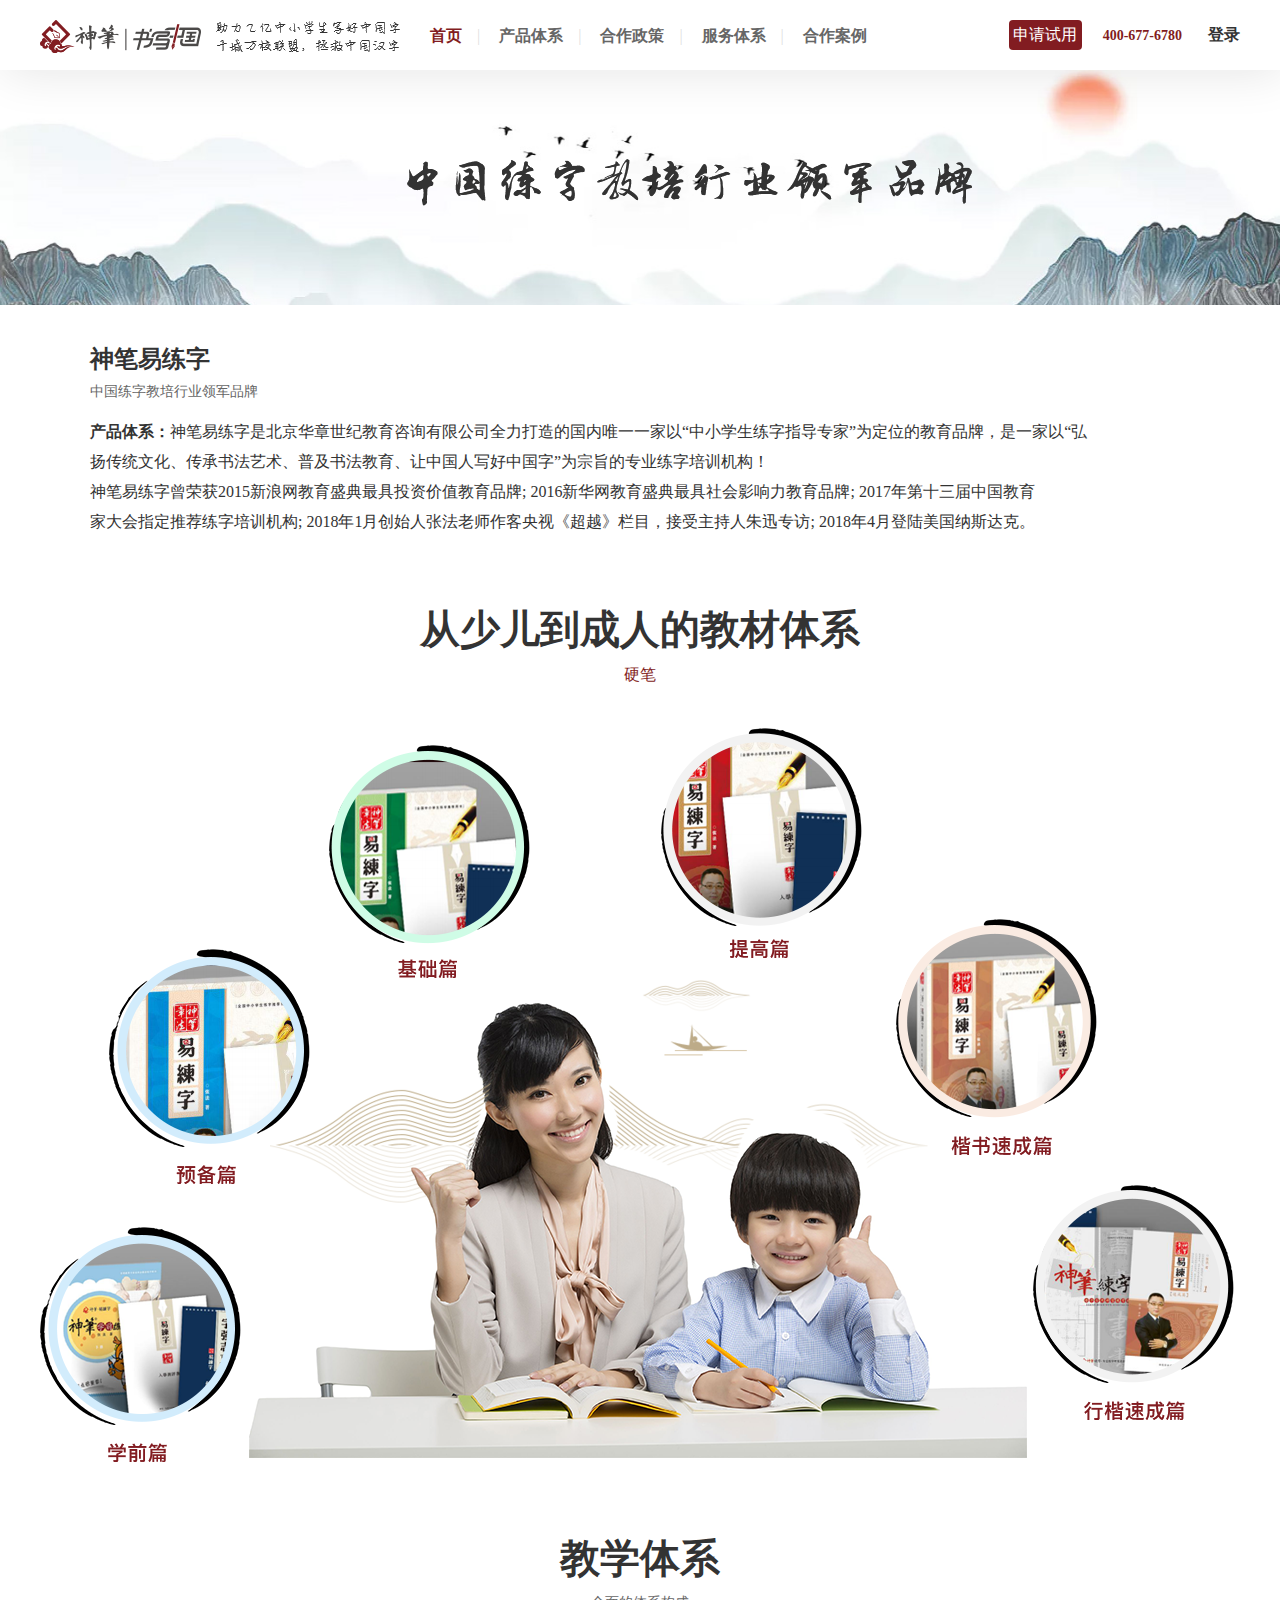
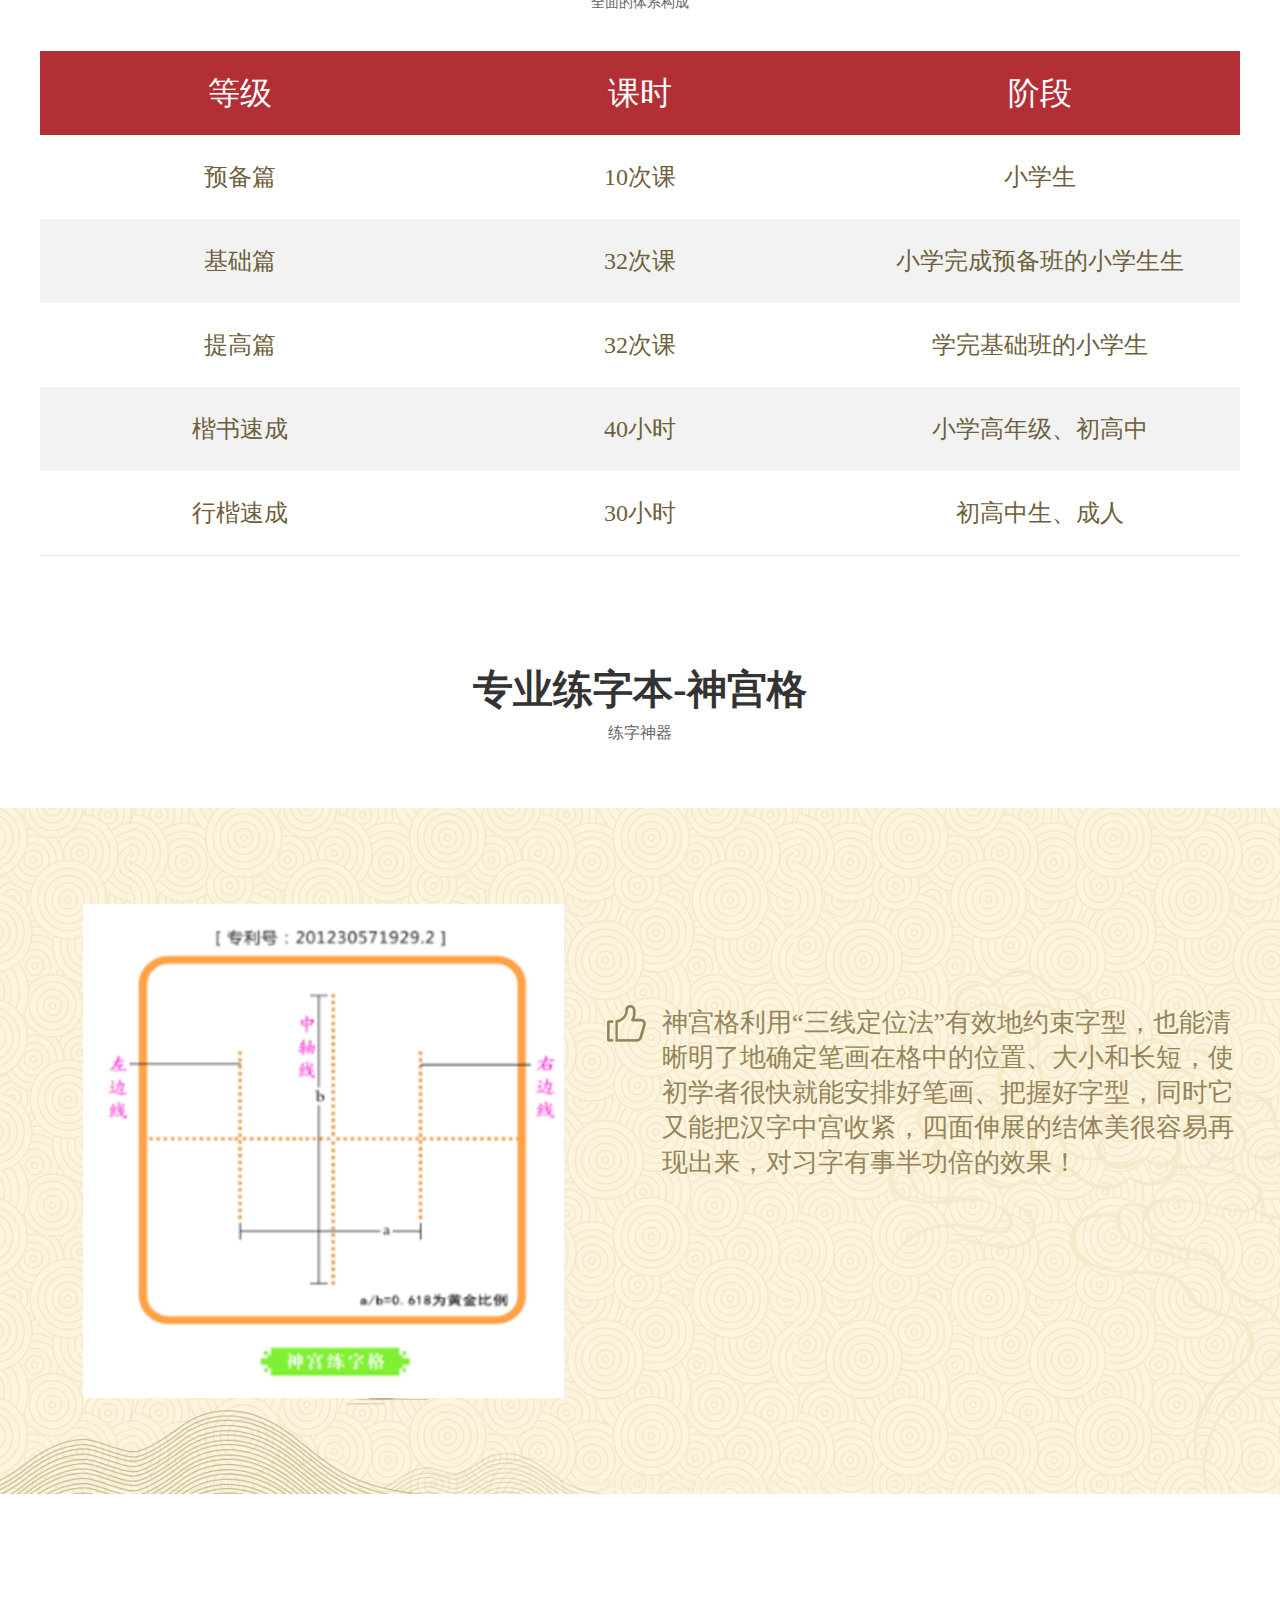
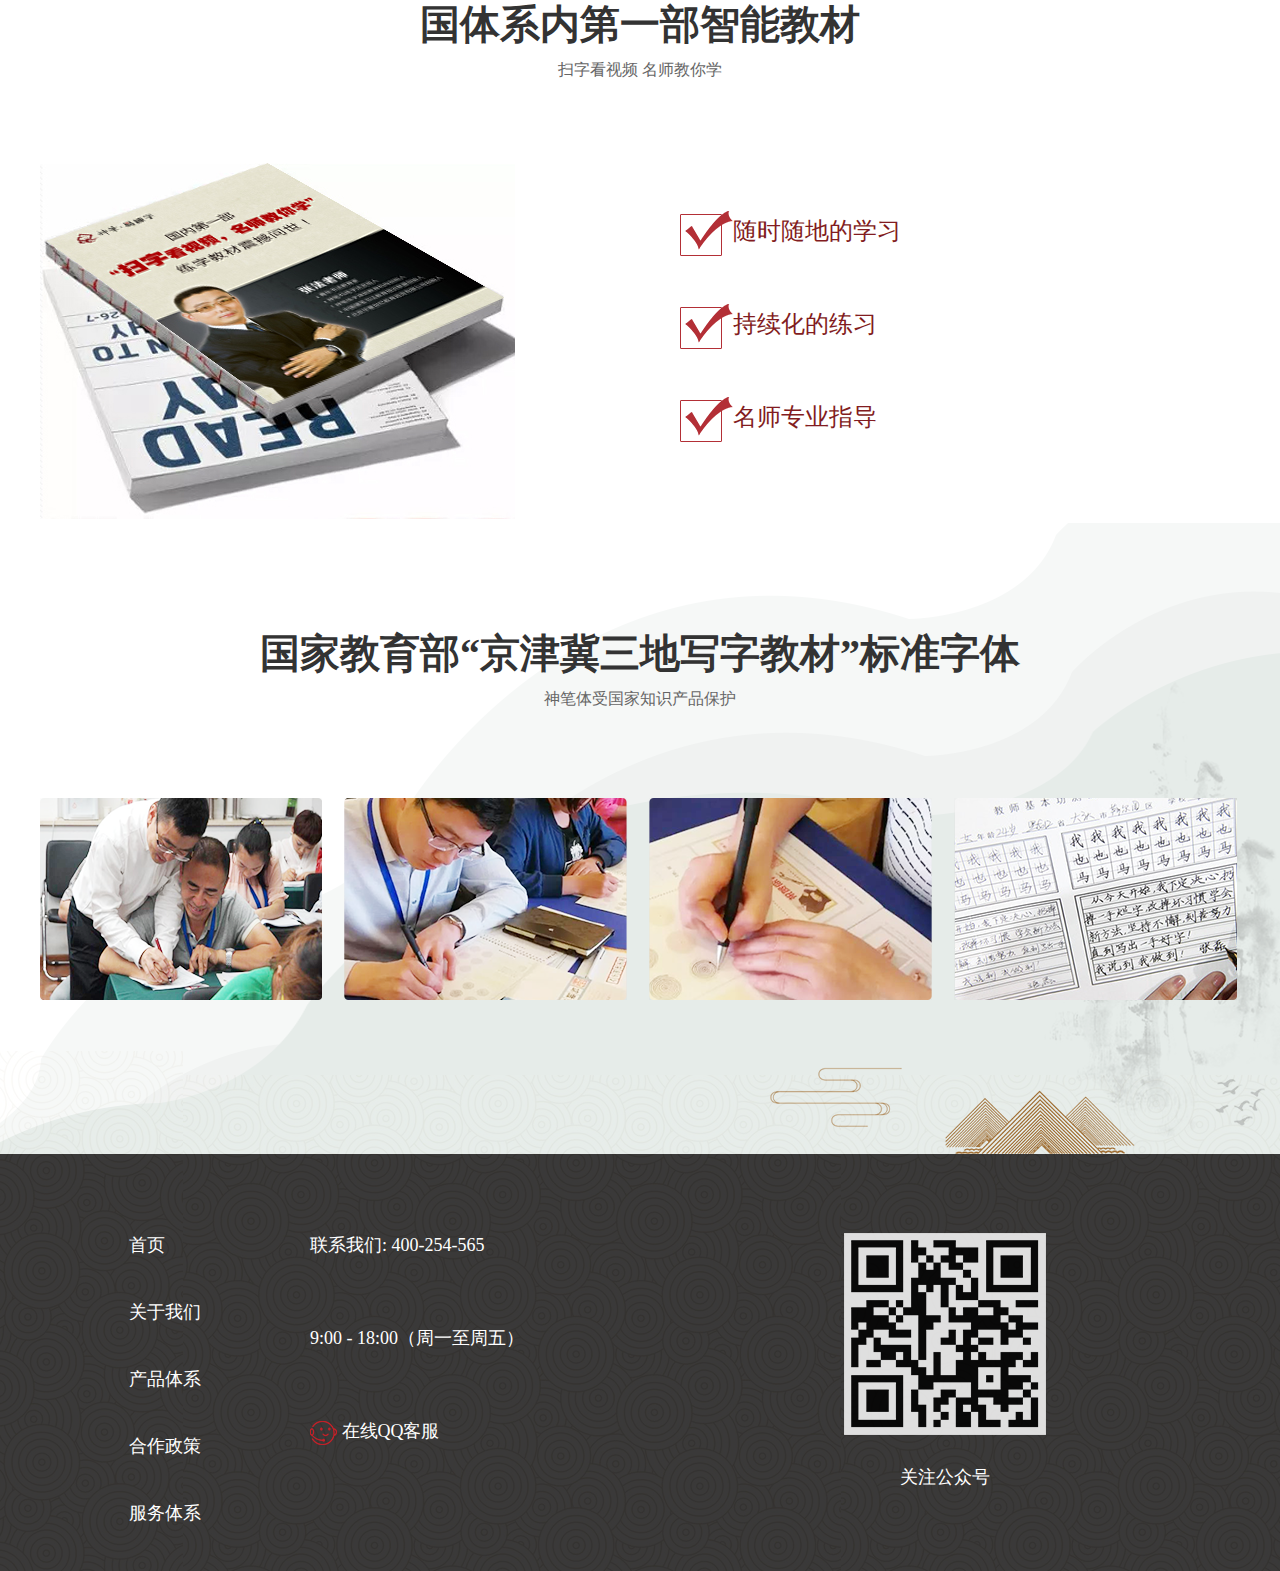
<file: productSystem.html>
<!DOCTYPE html>
<html lang="en">
<head>
  <meta charset="UTF-8">
  <meta name="viewport" content="width=device-width, initial-scale=1.0">
  <meta http-equiv="X-UA-Compatible" content="ie=edge">
  <link rel="stylesheet" href="./css/indexhome.css">
  <title>产品体系</title>
</head>
<body>
  <div clas="szhome">
     <!-- 头部 -->
     <div class="sztop">
        <div class="sztop_content clearfix">
           <div class="sztop_left">
             <p><img src="./img/sxlogo.png" alt=""></p>
             <p><img src="./img/text_left_logo.png" alt=""></p>
           </div>
           <div class="sztop_center">
              <ul>
                  <li class="active">
                    <a href="./indexhome.html">首页</a>|
                  </li>
                  <li>
                    <a href="./productSystem.html">产品体系</a>|
                  </li>
                  <li>
                    <a href="./cooperpolicy.html">合作政策</a>|
                  </li>
                  <li>
                    <a href="./serviceSystem.html">服务体系</a>|
                  </li>
                  <li>
                    <a href="./coomperter.html">合作案例</a>
                  </li>
                </ul>
           </div>
           <div class="sztop_right">
            <ul>
              <li class="szr_try">
                <a href="javascript:;">申请试用</a>
              </li>
              <li>
                <a href="javascript:;">400-677-6780</a>
              </li>
              <!-- <li class="szr_img">
                <a href="javascript:;"><img src="./img/userphoto.png" alt=""></a>
              </li> -->
              <li>
                <a href="javascript:;">登录</a>
              </li>
            </ul>
           </div>
        </div>
      </div>
      <!-- banner -->
      <div class="banner_main">
        <div class="pro_con">
            <div class="pro_center"><img src="./img/pro_text.png" alt=""></div>
        </div>
      </div>
      <!-- 文字部分 -->
      <div class="pro_main">
        <div class="pro_main_con">
            <div class="pro_text">
                <h4>神笔易练字</h4>
                <p class="pro_text_title">中国练字教培行业领军品牌</p>
                <div class="pro_text_info">
                  <p><span>产品体系：</span>神笔易练字是北京华章世纪教育咨询有限公司全力打造的国内唯一一家以“中小学生练字指导专家”为定位的教育品牌，是一家以“弘 </p>
                  <p>扬传统文化、传承书法艺术、普及书法教育、让中国人写好中国字”为宗旨的专业练字培训机构！</p>
                  <p>神笔易练字曾荣获2015新浪网教育盛典最具投资价值教育品牌; 2016新华网教育盛典最具社会影响力教育品牌; 2017年第十三届中国教育</p>
                  <p>家大会指定推荐练字培训机构; 2018年1月创始人张法老师作客央视《超越》栏目，接受主持人朱迅专访; 2018年4月登陆美国纳斯达克。</p>
                </div>
              </div>
        </div>
      </div>
      <!-- 从少儿到成人的教材体系 -->
      <div class="pro_child">
        <div class="pro_child_con">
          <div class="pro_child_top">
            <h4>从少儿到成人的教材体系</h4>
            <p>硬笔</p>
          </div>
          <div class="pro_bchild"><img src="./img/pro_bchild.png" alt=""></div>
        </div>
      </div>
      <!-- 教学体系 -->
      <div class="pro_teach">
        <div class="pro_teach_con">
          <div class="pro_child_top pro_teach_top">
            <h4>教学体系</h4>
            <p>全面的体系构成</p>
          </div>
          <div class="pro_teach_table clearfix">
            <ul>
              <li>等级</li>
              <li>课时</li>
              <li>阶段</li>
            </ul>
            <ul>
              <li>预备篇</li>
              <li>10次课</li>
              <li>小学生</li>
            </ul>
            <ul>
              <li>基础篇</li>
              <li>32次课</li>
              <li>小学完成预备班的小学生生</li>
            </ul>
            <ul>
              <li>提高篇</li>
              <li>32次课</li>
              <li>学完基础班的小学生</li>
            </ul>
            <ul>
              <li>楷书速成</li>
              <li>40小时</li>
              <li>小学高年级、初高中</li>
            </ul>
            <ul>
              <li>行楷速成</li>
              <li>30小时</li>
              <li>初高中生、成人</li>
            </ul>
          </div>
       </div>
      </div>
      <!-- 专业练字本-神宫格 -->
      <div class="gold_march">
        <div class="gold_con">
          <div class="gold_top">
            <h4>专业练字本-神宫格</h4>
            <p>练字神器</p>
          </div>
        </div>
      </div>
      <div class="gold_banner">
        <div class="gold_con clearfix">
            <div class="gold_tian">
              <img src="./img/gold_tian.jpg" alt="">
            </div>
            <div class="gold_zan">
              <p><img src="./img/gold_zan.png" alt=""></p>
            </div>
            <div class="gold_text">
              <p>神宫格利用“三线定位法”有效地约束字型，也能清晰明了地确定笔画在格中的位置、大小和长短，使初学者很快就能安排好笔画、把握好字型，同时它又能把汉字中宫收紧，四面伸展的结体美很容易再现出来，对习字有事半功倍的效果！</p>
            </div>
        </div>
      </div> 
      <!-- 国体系内第一部智能教材 -->
      <div class="county">
        <div class="county_con">
          <div class="county_top">
            <h4>国体系内第一部智能教材</h4>
            <p>扫字看视频 名师教你学</p>
          </div>
          <div class="county_main clearfix">
            <ul>
              <li>
                <img src="./img/county_01.jpg" alt="">
              </li>
              <li>
                <p><span><img src="./img/county_02.png" alt=""></span>随时随地的学习</p>
                <p><span><img src="./img/county_02.png" alt=""></span>持续化的练习</p>
                <p><span><img src="./img/county_02.png" alt=""></span>名师专业指导</p>
              </li>
            </ul>
          </div>
        </div>
      </div>
      <!-- 国家教育部“京津冀三地写字教材”标准字体 -->
      <div class="education">
        <div class="education_con">
          <div class="education_top">
            <h4>国家教育部“京津冀三地写字教材”标准字体</h4>
            <p>神笔体受国家知识产品保护</p>
          </div>
          <div class="education_li clearfix">
            <ul>
              <li>
                <img src="./img/edu_01.png" alt="">
              </li>
              <li>
                <img src="./img/edu_02.png" alt="">
              </li>
              <li>
                <img src="./img/edu_03.png" alt="">
              </li>
              <li>
                <img src="./img/edu_04.png" alt="">
              </li>
            </ul>
          </div>
        </div>
      </div>
      <!-- 底部 -->
    <div class="sz_footer">
      <div class="szf_cont">
      <div class="foot_left">
       <ul>
         <li>首页</li>
         <li>关于我们</li>
         <li>产品体系</li>
         <li>合作政策</li>
         <li>服务体系</li>
       </ul>
      </div>
      <div class="foot_cen">
         <ul>
             <li>联系我们: 400-254-565</li>
             <li>9:00 - 18:00（周一至周五）</li>
             <li><span><img src="./img/qqke.png" alt=""></span> 在线QQ客服</li>
           </ul>
      </div>
      <div class="foot_right">
         <div class="sz_weixin">
           <p><img src="./img/weixin.png" alt=""></p>
           <p>关注公众号  </p>
         </div>
      </div>
      </div>
     </div>








  </div>
</body>
</html>
</file>
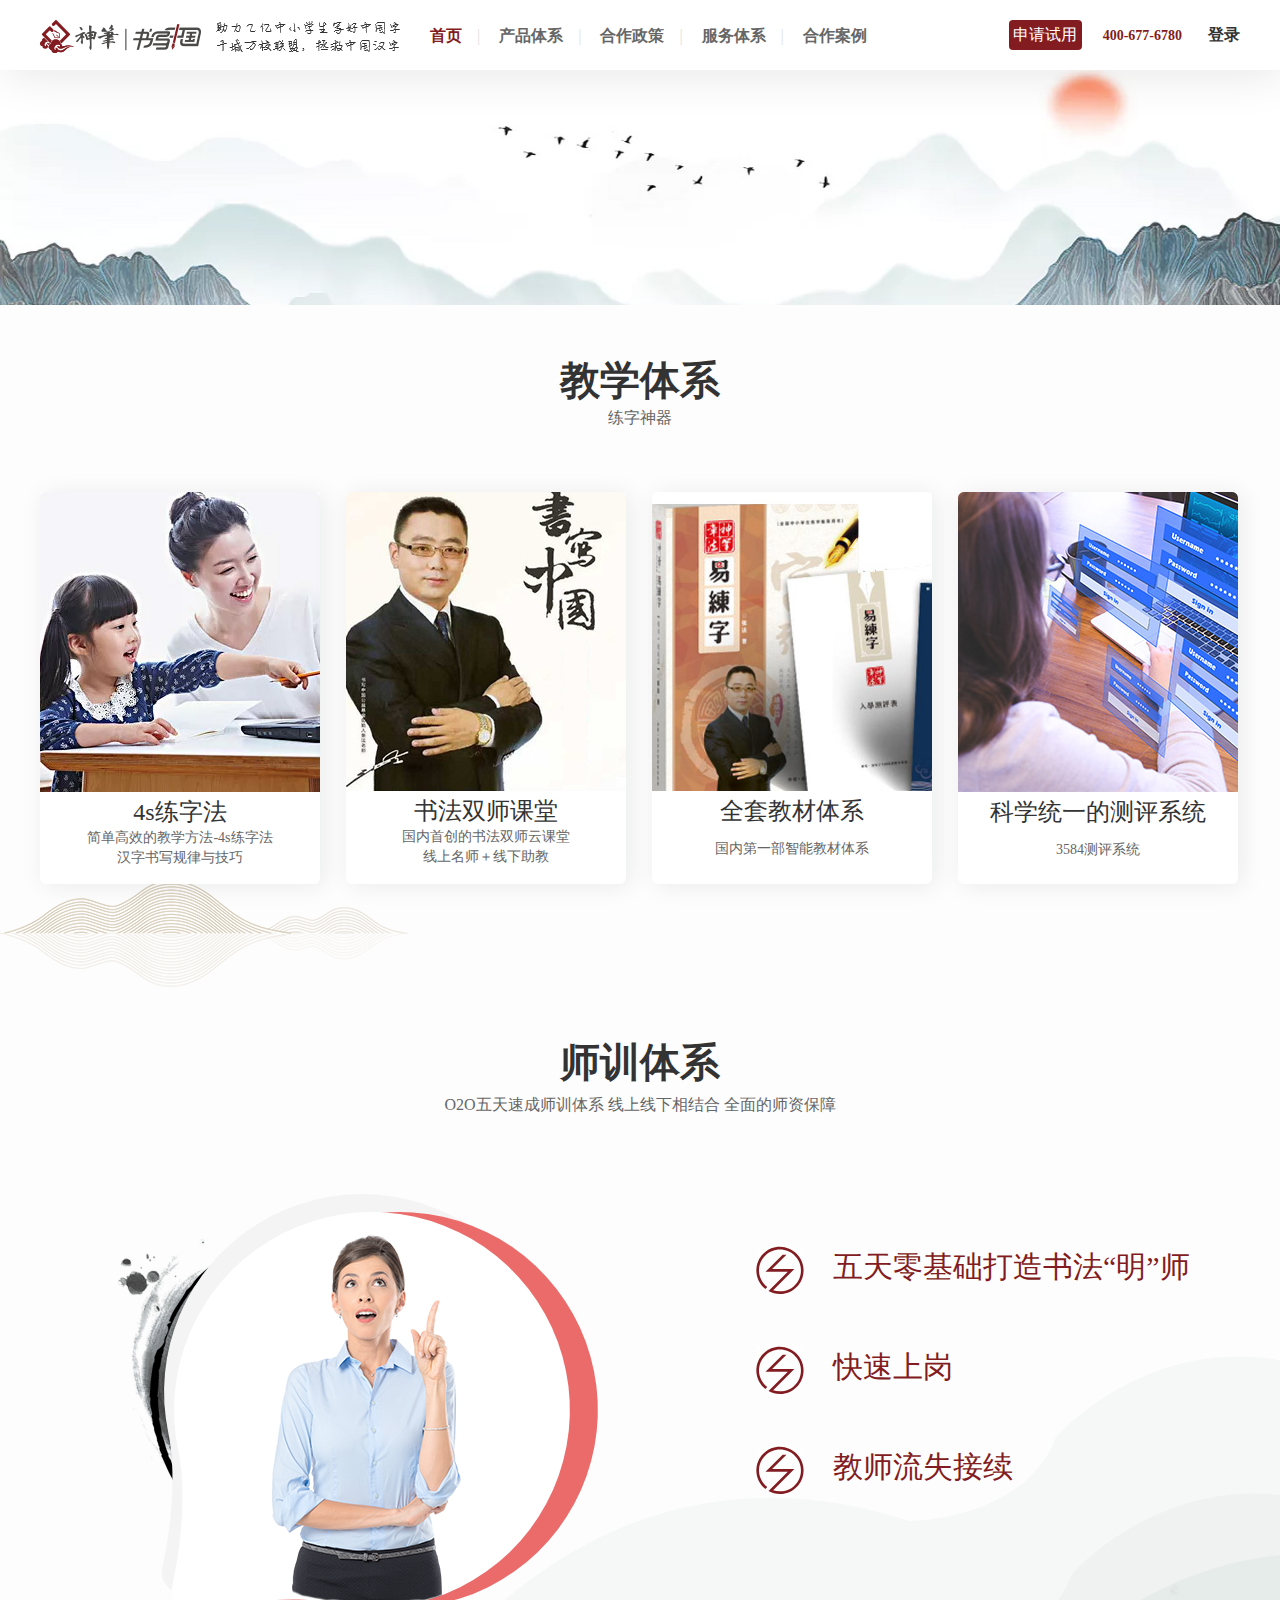
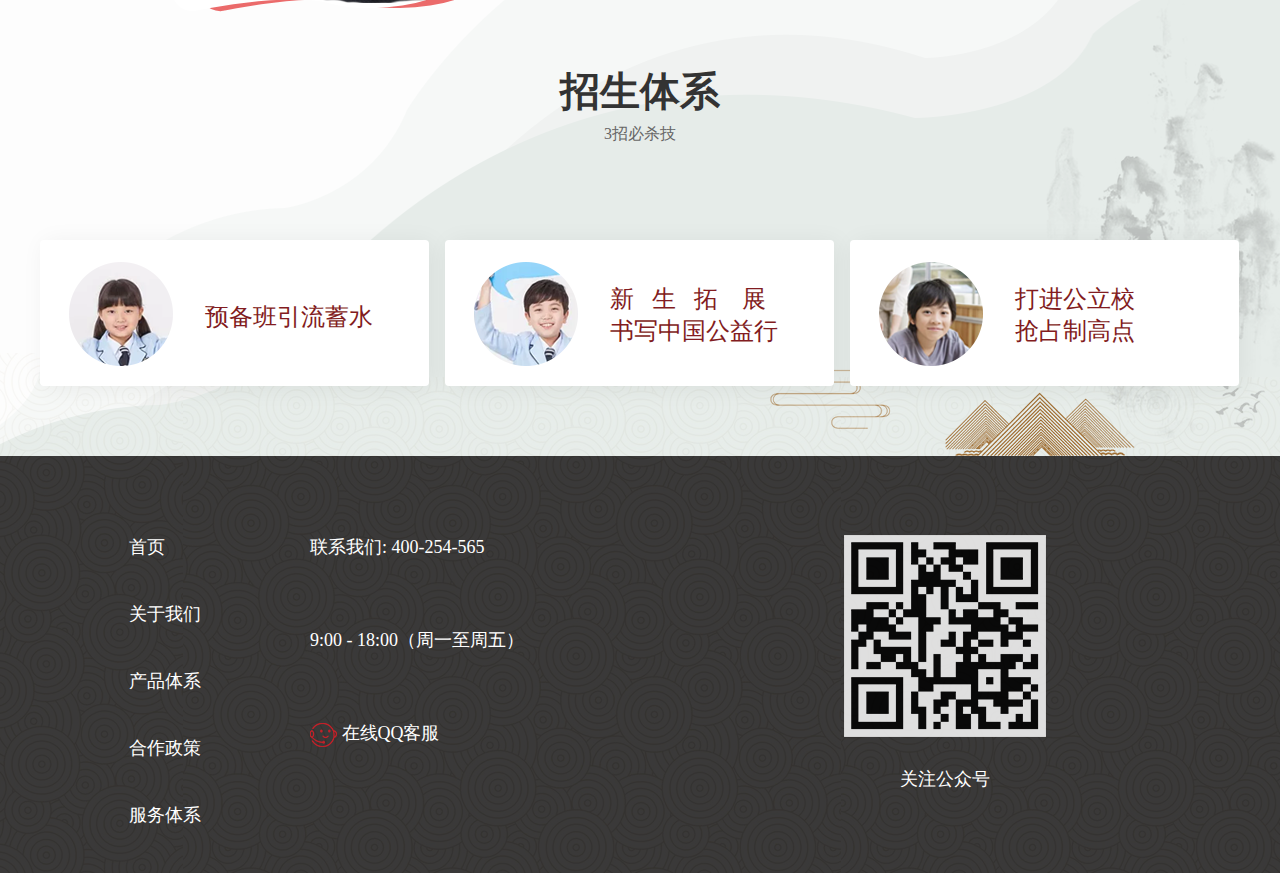
<file: serviceSystem.html>
<!DOCTYPE html>
<html lang="en">
<head>
  <meta charset="UTF-8">
  <meta name="viewport" content="width=device-width, initial-scale=1.0">
  <meta http-equiv="X-UA-Compatible" content="ie=edge">
  <link rel="stylesheet" href="./css/indexhome.css">
  <title>服务体系</title>
</head>
<body>
    <div class="szhome">
       <!-- 头部 -->
    <div class="sztop">
        <div class="sztop_content clearfix">
           <div class="sztop_left">
             <p><img src="./img/sxlogo.png" alt=""></p>
             <p><img src="./img/text_left_logo.png" alt=""></p>
           </div>
           <div class="sztop_center">
              <ul>
                  <li class="active">
                    <a href="./indexhome.html">首页</a>|
                  </li>
                  <li>
                    <a href="./productSystem.html">产品体系</a>|
                  </li>
                  <li>
                    <a href="./cooperpolicy.html">合作政策</a>|
                  </li>
                  <li>
                    <a href="./serviceSystem.html">服务体系</a>|
                  </li>
                  <li>
                    <a href="./coomperter.html">合作案例</a>
                  </li>
                </ul>
           </div>
           <div class="sztop_right">
            <ul>
              <li class="szr_try">
                <a href="javascript:;">申请试用</a>
              </li>
              <li>
                <a href="javascript:;">400-677-6780</a>
              </li>
              <!-- <li class="szr_img">
                <a href="javascript:;"><img src="./img/userphoto.png" alt=""></a>
              </li> -->
              <li>
                <a href="javascript:;">登录</a>
              </li>
            </ul>
           </div>
        </div>
      </div>
      <!-- banner -->
      <div class="banner_main">

      </div>
      <!-- 教学体系 -->
      <div class="teach_info">
        <div class="teach_con">
          <div class="teach_top">
            <h4>教学体系</h4>
            <p>练字神器</p>
          </div>
          <div class="teach_li clearfix">
            <ul>
              <li>
                <div>
                  <img src="./img/teach_01.jpg" alt="">
                </div>
                <div class="teach_text">
                  <p class="teach_text_title">4s练字法</p>
                  <p>简单高效的教学方法-4s练字法</p>
                  <p>汉字书写规律与技巧</p>
                </div>
              </li>
              <li>
                <div>
                  <img src="./img/teach_02.jpg" alt="">
                </div>
                <div class="teach_text">
                  <p class="teach_text_title">书法双师课堂</p>
                  <p>国内首创的书法双师云课堂</p>
                  <p> 线上名师＋线下助教</p>
                </div>
              </li>
              <li>
                <div>
                  <img src="./img/teach_03.jpg" alt="">
                </div>
                <div class="teach_text">
                  <p class="teach_text_title">全套教材体系</p>
                  <p class="teach_text_info">国内第一部智能教材体系</p>
                </div>
              </li>
              <li>
                <div>
                  <img src="./img/teach_04.jpg" alt="">
                </div>
                <div class="teach_text">
                  <p class="teach_text_title">科学统一的测评系统</p>
                  <p class="teach_text_info">3584测评系统</p>
                </div>
              </li>
            </ul>
          </div>
        </div>
      </div>
<!-- 师训体系 -->
      <div class="teach_auto ">
        <div class="teach_con">
          <div class="teach_top con_main">
            <h4>师训体系</h4>
            <p>O2O五天速成师训体系    线上线下相结合    全面的师资保障 </p>
          </div>
          <div class="content_li clearfix">
            <ul>
              <li>
                <img src="./img/teach_01.png" alt="">
              </li>
              <li>
                <p><span><img src="./img/teach_06.jpg" alt=""></span>五天零基础打造书法“明”师</p>
                <p><span><img src="./img/teach_06.jpg" alt=""></span>快速上岗</p>
                <p><span><img src="./img/teach_06.jpg" alt=""></span>教师流失接续</p>
              </li>
            </ul>
          </div>
          <div class="teach_top con_main">
            <h4>招生体系</h4>
            <p>3招必杀技</p>
          </div>
          <div class="con_last_li clearfix">
            <ul>
              <li>
                <div><img src="./img/li_01.png" alt=""></div>
                <div>
                    <p class="con_li_text">预备班引流蓄水</p>
                </div>
              </li>
              <li>
                <div><img src="./img/li_02.png" alt=""></div>
                <div>
                    <p class="con_li_text">新&nbsp;&nbsp; 生&nbsp;&nbsp; 拓&nbsp;&nbsp;&nbsp; 展 </p>
                    <p class="con_li_text">书写中国公益行</p>
                </div>
              </li>
              <li>
                <div><img src="./img/li_03.png" alt=""></div>
                <div>
                    <p class="con_li_text">打进公立校</p>
                    <p class="con_li_text"> 抢占制高点</p>
                </div>
              </li>
            </ul>
          </div>
        </div>
      </div>
       <!-- 底部 -->
      <div class="sz_footer">
       <div class="szf_cont">
       <div class="foot_left">
        <ul>
          <li>首页</li>
          <li>关于我们</li>
          <li>产品体系</li>
          <li>合作政策</li>
          <li>服务体系</li>
        </ul>
       </div>
       <div class="foot_cen">
          <ul>
              <li>联系我们: 400-254-565</li>
              <li>9:00 - 18:00（周一至周五）</li>
              <li><span><img src="./img/qqke.png" alt=""></span> 在线QQ客服</li>
            </ul>
       </div>
       <div class="foot_right">
          <div class="sz_weixin">
            <p><img src="./img/weixin.png" alt=""></p>
            <p>关注公众号  </p>
          </div>
       </div>
       </div>
      </div>
  </div>
</div>
</body>
</html>
</file>
<file: jquery-dz-150428223412/css/style.css>
body {
  font-family: Arial;
  padding: 25px;
  background-color: #f5f5f5;
  color: #808080;
  	text-align: center;	
}
.wrapper { width: 980px; margin: 30px auto; position: relative;}
.counter { background-color: #ffffff; padding: 20px 0; border-radius: 5px;}
.count-title { font-size: 40px; font-weight: normal;  margin-top: 10px; margin-bottom: 0; text-align: center; }
.count-text { font-size: 13px; font-weight: normal;  margin-top: 10px; margin-bottom: 0; text-align: center; }
.fa-2x { margin: 0 auto; float: none; display: table; color: #4ad1e5; }
</file>
<file: css/indexhome.css>
*{
  margin: 0;
  padding: 0;
}
html,body{
  font-family: 'MicrosoftYaHei';
}
li{
  list-style: none;
}
img{
  border: none;
}
a{
  text-decoration: none;
}
.clearfix:after {
  content:""; 
  display: block; 
  clear:both; 
}
/* 正文内容  2018/5/23*/
.szhome{
  width: 100%;
  height: auto;
  background: #fdfdfd;
}
.sztop{
  width: 100%;
  height: 70px;
  background: #fff;
  box-shadow:4px 2px 49px rgba(19,20,22,0.11);
  position: relative;
}
.sztop_content{
  width: 1200px;
  margin: 0 auto;
}
.sztop_left,.sztop_center{
  float: left;
}
.sztop_right{
  float: right;
}
.sztop_left p,.sztop_center li,.sztop_right li{
  display: inline-block;
  margin-top: 20px;
}
.sztop_left p img,.sztop_right li img{
  vertical-align: middle;
}
.sztop_left p:last-child{
  padding-left: 11px;
  padding-right: 15px;
}
.sztop_center li{
  margin-top: 26px;
  color:rgba(223,223,223,1);
}
.sztop_center li a{
  padding: 0 15px;
  font-size: 16px;
  color: #666;
  font-weight: bold;
}
.sztop_center li.active a{
  color: #821C21;
}
.sztop_right .szr_try a{ 
  display: inline-block;
  width:73px;
  height:30px; 
  background:rgba(130,28,33,1);
  border-radius: 4px; 
  color: #fff;
  font-size: 16px;
  line-height: 30px;
  text-align: center;
}
.sztop_right li:nth-of-type(2) a{
  color: #821C21;
  font-size: 14px;
  font-weight: bold;
  padding-left: 17px;
  padding-right: 14px;
} 
.sztop_right li.szr_img a img{
  margin-top: -9px;
}
.sztop_right li:last-of-type a{
  font-size: 16px;
  color: #333;
  font-weight: bolder;
  padding-left: 8px;
}
/* banner */
.szbanner{
  width: 100%;
  height:412px ;
}
/* 我们是谁 */
.szwho{
  width: 100%;
  height:602px;
  position: relative;
  background: #5b5757 url(../img/szwe.png) no-repeat;
}
.szwho_content{
  width: 1200px;
  margin: 0 auto;
  text-align: center;
  padding-top: 26px;
  color: #fff;
}
.szwho_content h4{
  font-size: 40px;
}
.szwho_content p{
  font-size: 16px;
}
.szw_vcr{
  width: 698px;
  height: 458px;
  background: #000;
  position: absolute;
  left: 12%;
  top: 103px;
}
.szw_text{
  position: absolute;
  right: 24%;
}
.szw_text li{
  float: left;
  padding-top: 45px;
}
.szw_text p{
  display: inline-block;
  width: 16px;
  height: auto;
  padding: 0 14px;
  font-family: 'STFangsong';
}
/*  */
.szorder{
  width: 100%;
  height: 602px;
}
.szorder_content{
  width: 1200px;
  margin: 0 auto;
 
}
.szo_top h4{
  font-size: 40px;
  color: #000;
  padding-top: 56px;
  text-align: center;
  font-family: 'PingFang-SC-Regular';
}
.szo_top p{
  font-size: 16px;
  color: #666;
  text-align: center;
  font-family: 'Bahnschrift-Regular';
  padding-top: 16px;
}
.szo_main{
width: 1200px;
}
.szo_left{
  width:589px;
  height:382px; 
  margin-top: 52px;
  float: left;
  background:rgba(130,28,33,1);
}
.szol_text{
  margin-left: 23px;
  float: left;
  width: 571px;
  height: 380px;
  background: #fff;
  margin-top: -17px;
  box-shadow: 1px -1px 5px #ccc;
}
.szol_img,.szol_t{
  float: left;
}
.szol_img img{
  padding-top: 62px;
  padding-left: 5px;
}
.szol_t{
  margin-left: 15px;
}
.szol_t li span{
  display: inline-block;
  border-radius: 50%;
  width:6px;
  height:6px; 
  background:rgba(127,27,32,1);
  position: absolute;
  top: 68%;
  left: -10%;
}
.szol_t li {
  color: #811C21;
  font-size: 14px;
  padding-top: 20px;
  font-weight: bold;
  position: relative;
}
.szol_t li:first-child{
  margin-top: 45px;
}
.szo_right{
  float: right;
  width: 400px;
}
.line_wu{
  width:27px;
  height:6px; 
  background:rgba(130,28,33,1);
  margin-top: 25px;
}
.szor_t{
  padding-top: 105px;
}
.sz_zf{
  padding-top: 51px;
}
.szo_right h4{
font-size: 24PX;
color: #821C21;
}
.sz_zf p{
  color: #666;
  line-height: 32px;
}
.sz_zf a{
  color: #821C21;
  font-size: 16px;
  margin-top:25px; 
  display: inline-block;
}
/* 市场现状 */
.szcity{
  width: 100%;
  height: 587px;
  background:rgba(246,246,247,1) url('../img/tubg.png')100% 100% no-repeat;
}
.szc_content{
  width: 1200px;
  margin: 0 auto;
}
.szcc_top{
  text-align: center;
}
.szc_mw{
  padding-top: 66px;
}
.szc_mw li{
  width: 281px;
  height: 300px;
  float: left;
  border-radius: 3px;
  margin-right: 19px;
  position: relative;
}
.sz_ty{
  width: 281px;
  height: 246px;
  overflow: hidden;
  position: relative;
}
.sz_li{
  position: absolute;
  width:281px;
  height:49px; 
  top: 80%;
  text-align: center;
  line-height: 49px;
  color: #fff;
  font-size: 22px;
  background:rgba(130,28,33,1);
  
}
.sz_lit{
  font-size: 16px;
  color: #666;
  text-align: center;
}
/* 优势 */
.sz_you{
  height: 635px;
  background: #fff;
}
.szyou_main li{
  width:258px;
  height:341px; 
  background:rgba(255,255,255,1);
  border-radius: 4px; 
  margin-right: 42px;
  overflow: hidden;
  box-shadow:4px 2px 27px rgba(19,20,22,0.14);
}
.szyou_main li .sz_ty{
  overflow: inherit;
} 
.szc_mw li .sz_da{
  width:38px;
  height:38px; 
  background:rgba(27,25,25,1);
  position: absolute;
  text-align: center;
  line-height: 38px;
  color: #fff;
  top: 60%;
  left: 4%;
}
.sz_ty{
  width: 258px;
  height: 240px;
  overflow:hidden;
}
.sz_ty img{
  cursor: pointer;  
  transition: all 0.6s; 
}
.sz_ty img:hover{
  transform: scale(1.4);
}
.sz_lineh p span{
  display: inline-block;
}
.sz_lineh p span:first-child{
  padding: 5px 22px;
}
.sz_lineh p span:last-child{
font-size: 14px;
color: #666;
}
/* 我们的优势 */
.sz_choose{
  width:100%;
  height:572px; 
  background:#989898 url('../img/chooseus.png')100% 100% no-repeat;
}
.szco_us{
  width: 1200px;
  margin: 0 auto;
}
.szco_us .szo_top h4,.szco_us .szo_top p{
  color: #fff;
}
.szco_con{
  width:1163px;
  height:659px; 
  background:rgba(255,255,255,1);
  border-radius: 4px; 
  margin-top: 75px;
  box-shadow:4px 2px 27px rgba(19,20,22,0.14); 
}
.szco_con li{
  margin-bottom: 38px;
}
.szco_con li .us_title p{
  display: inline-block;
}
.szco_con li .us_title p img{
  vertical-align: middle;
}
.szco_con li .us_title p:first-child{
  padding-left: 36px;
  padding-right: 10px;
}
.szco_con li .us_title p:last-child{
  font-size: 22px;
  color: #821C21;
  font-weight: bold;
}
.szco_con li:first-child{
  padding-top: 46px;
}
.szco_con li div:last-child{
  padding-left: 76px;
  color: #666666;
  font-size: 16px;
}
/* 业界认可 */
.szbileve{
  width: 100%;
  height:1060px;
  padding-top: 415px;
  background:url('../img/ourbg.png')100% 100% no-repeat; 
}
.sz_bcon{
  width: 1200px;
  margin: 0 auto;
}
.szb_top h4,.szb_top p{
  text-align: center;
  color: #000;
  font-size: 44px;
  font-family: 'PingFang-SC-Regular';
}
.szb_top p{
  color: #666;
  font-size: 16px;
  font-family: 'Bahnschrift-Regular';
  padding-bottom: 60px;
  padding-top: 16px;
}
.szb_cont li{
    float: left;
    width: 360px;
    height:270px;
    padding-right: 40px;
    padding-bottom: 30px;
}
.ad_img{
  width: 360px;
  height: 233px;
}
.szb_cont li p{
  text-align: center;
  line-height: 30px;
  color: #333;
  font-family: 'PingFang-SC-Medium';
  font-size: 16px;
  padding-top: 7px;
}
/* 底部 */
.sz_footer{
  width: 100%;
  height:417px; 
  background:#3a3939 url('../img/szfoot.png') 100% 100% no-repeat;
}
.szf_cont{
  width: 1200px;
  margin: 0 auto;
}
.foot_left,.foot_cen,.foot_right{
  float: left;
  padding-top: 79px;
}
.foot_left li,.foot_cen li{
  font-family: 'Microsoft YaHei';
  font-size: 18px;
  color: #fff;
  padding-bottom: 43px;
  padding-left: 89px;
}
.foot_cen li {
  padding-left: 109px;
  padding-top: 69px;
  padding-bottom: 0;
}
.foot_cen li:first-child{
  padding-top: 0;
}
.foot_cen li img{
  vertical-align: middle;
}
.sz_weixin{
  padding-left: 320px;
}
.sz_weixin p:last-child{
  font-size: 18px;
  color: #fff;
  font-family: 'Microsoft YaHei';
  text-align: center;
  padding-top: 26px;
}

/* 合作案例 */
.coopcontent{
  width: 100%;
  height:320px;
  position: relative;
  background: url(../img/pathpar.png) center/100% no-repeat;
}
.maincon{
  width: 1200px;
  margin: 0 auto;
}
.main_top h4,.main_top p{
  font-size: 40px;
  color: #fff;
  font-weight: bold;
  text-align: center;
  padding-top: 40px;
}
.main_top p{
 font-size: 16px;
 font-weight: 300;
 padding-top: 11px;
}
.main_ul {
  width: 1200px;
  margin: 0 auto;
  position: relative;
}
.main_ul li {
  float: left;
  color: #fff;
  text-align: center;
  padding: 36px 105px 0 40px; 
}
.main_ul li .li_num{
  font-size: 60px;
  display: inline-block;
}
.main_ul li .li_text{
  font-size: 18px;
}
.main_ul .ul_line{
  width: 1px;
  height: 47px;
  background: #fff;
  position: absolute;
  top: 38%;
  left: 16%;
}
.main_ul .ul_line:nth-child(4){
  left: 39%;
}
.main_ul .ul_line:nth-child(6){
  left: 66%;
}
/* map */
.mapWrap{
  width: 100%;
  height: 537px;
  position: relative;
  background:#F4F4F4 url('../img/left_bimg.png') left bottom no-repeat;
}
.mapcontent{
  width: 1200px;
  height: 100%;
  margin: 0 auto;
  background: url('../img/point.gif') center center no-repeat;
}
.map_con{
  position: absolute;
  top: 88%;
  left: 70%;
}
.map_con div{
  width:23px;
  height:23px;
  border-radius: 50%;
  background:rgba(250,193,93,1);
  opacity:0.17;
  display: inline-block;
  position: relative;
}
.map_con span{
  display: inline-block;
  width:10px;
  height:10px;
  border-radius: 50%;
  background:rgba(250,193,93,1);
  position: absolute;
  left: 27%;
  top: 111%;
  margin-top: -23px;
  margin-left: -25px;
}
.map_con p{
  display: inline-block;
  font-size: 14px;
  color: #666;
  font-weight: 300;
  vertical-align: super;
  margin-left: 6px;
}
/* 合作机构查询 */
.orgseach{
  width: 100%;
  height: auto;
  padding-bottom: 55px;
  background:url('../img/ourbg.png') bottom right no-repeat; 
}
.orgcontent{
  width: 1200px;
  height: auto;
  margin: 0 auto;
  padding-top: 42px;
}
.orgtop{
  height: 48px;
}
.orgtop ul li {
  height: 48px;
  float: left;
  text-align: left;
}
.orgtop ul li .weight_text{
  font-size: 24px;
  color: #333;
  font-weight: bold;
}
.orgtop ul li .text_info{
  font-size: 12px;
  color: #666;
  letter-spacing:3px;
}
.orgtop ul li select,.orgtop ul li input{
  height: 48px;
  line-height: 48px;
  padding: 0 5px;
  background: #821C21;
  color: #fff;
}
.orgtop ul li input{
  background: #fff;
  height: 42px;
  margin-left: -5px;
  margin-top: 6px;
  width: 335px;
}
.orgtop ul li.li_po{
  position: relative;
  padding-left: 36px;
}
.orgtop ul li .seacch_icon{
  position: absolute;
  right: 3%;
  top: 42%;
}
.orgtop ul li.p_city {
  padding-left: 32px;
}
.orgtop ul li.p_city p{
  display: inline-block;
  line-height: 48px;
  color: #999;
  font-size: 14px;
  font-weight: 300;
}
.org_num{
  padding: 60px 0;
  color: #666;
  font-size: 14px;
}
.org_num ul li:first-child{
  float: left;
}
.org_num ul li:last-child{
  float: right;
}
.org_info li{
  width:554px;
  height:168px;
  float: left;
  background: #fff;
  margin-bottom: 45px;
}
.org_info li .org_info_logo{
  float: left;
  padding: 42px 27px 38px 24px;
}
.org_info li h4{
  padding-top: 42px;
  font-size: 23px;
  font-weight: bold;
  color: #333;
}
.org_info li p{
  font-size: 15px;
  color: #666;
}
.org_info li p.p_top_line{
  padding-top: 12px;
}
.org_info li p.p_bottom_line{
  padding-top: 7px;
}
.org_info li:nth-child(2n){
  margin-left: 92px;
}
/* 合作政策 */
/* 合作方式 */
.parcontent{
  width: 100%;
  height:auto;
  padding-bottom: 60px;
  background: #FDFDFD;
  background: url('../img/left_bimg.png') left bottom no-repeat
}
.par_con{
  width: 1200px;
  margin: 0 auto;
}
.par_top{
  padding-top: 55px;
}
.par_top h4{
  width:1200px;
  text-align: center;
  height:38px;
  font-size:40px;
  font-family:PingFang-SC-Bold;
  color:rgba(51,51,51,1);
  line-height:30px;
}
.par_top p{
  width:1200px;
  height:14px;
  font-size:14px;
  font-family:PingFang-SC-Regular;
  color:rgba(102,102,102,1);
  line-height:24px;
  text-align: center;
}
.par_ul_info{
  padding-top: 44px;
}
.par_ul_info li{
  float: left;
  width:553px;
  height:439px;
  margin-left: 24px;
  background:rgba(0,0,0,1);
  box-shadow:4px 2px 24px rgba(19,20,22,0.06);
  border-radius:16px 8px 8px 16px;
}
.par_ul_div{
  height: 74px;
  margin-top: -4px;
  border-radius:0 0 5px 5px; 
  background: #fff;
}
.par_ul_info li .par_ul_ce{
  display: inline-block;
  width:150px;
  font-size:30px;
  font-family:PingFang-SC-Bold;
  color:rgba(130,28,33,1);
  line-height:74px;
  padding-left: 10px;
}
.par_ul_info li .par_ul_sin{
  display: inline-block;
  font-size:16px;
  font-family:ArialMT;
  color:rgba(153,153,153,1);
  line-height:74px;
  padding-left: 30px;
}
.par_ul_info li:last-child{
  margin-left: 42px;
}
/* <!--全程管家式服务体系下的四步骤  --> */
.state_con{
  width: 100%;
  height: auto;
}
.state_content{
  width: 1200px;
  height: auto;
  margin: 0 auto;
}
.state_four {
  position: relative;
}
.state_four li{
  width:182px;
  height:182px;
  background:rgba(246,129,129,1);
  border-radius: 50%;
  margin-left: 128px;
  float: left;
}
.state_four li:first-child{
  margin-left: 46px;
}
.state_four li p:first-child{
  font-size:20px;
  font-family:PingFang-SC-Bold;
  color:rgba(255,255,255,1);
  padding: 55px 0 0 41px;
}
.state_four li p:last-child{
  padding: 25px 0 0 67px;
}
.state_four li p.state_text{
  padding: 55px 0 0 28px;
}
.state_four li p.steta_three{
  padding: 55px 0 0 14px;
}
.state_four .state_line{
  position: absolute;
  top: 45%;
  left: 23%;
}
.state_four .state_line:nth-child(2){
  left: 50%;
}
.state_four .state_line:nth-child(6){
  left: 76%;
}
/* 服务范围 */
.serve_area{
  width: 100%;
  height: auto;
  padding-bottom: 150px;
  background: url('../img/ourbg.png') right bottom no-repeat
}
.serve_con{
  width: 1200px;
  height: auto;
  margin: 0 auto;
}
.serve_top{
  text-align: center;
  padding-top: 118px;
}
.serve_top h4{
  font-size:40px;
  font-family:PingFang-SC-Bold;
  color:rgba(51,51,51,1);
}
.serve_top p{
  font-size:14px;
  font-family:PingFang-SC-Medium;
  color:rgba(102,102,102,1);
}
.serve_li{
  padding-top: 57px;
}
.serve_li li{
  width:252px;
  height:133px;
  float: left;
  margin-left: 47px;
  background:rgba(255,255,255,1);
  border-radius:4px;
  box-shadow:4px 2px 24px rgba(19,20,22,0.06);
}
.serve_li li p:first-child{
  margin: 25px 102px 20px 105px;
}
.serve_li li:first-child{
 margin-left: 24px;
}
.serve_li li p:last-child{
  font-size:24px;
  font-family:PingFang-SC-Medium;
  color:rgba(130,28,33,1);
  text-align: center;
}
.serve_li_second li:first-child{
  margin-left: 176px;
}
/*  服务体系    */
.banner_main {
 width: 100%;
 height:235px;
 background: url('../img/server_banner.jpg') no-repeat;
 background-size: cover;
}
/* 教学体系 */
.teach_info{
  width: 100%;
  height: 682px;
  background: url('../img/left_bimg.png')left bottom no-repeat;
}
.teach_con{
  width: 1200px;
  margin: 0 auto;
}
.teach_top{
  padding-top: 48px;
}
.teach_top h4{
  text-align: center;
  font-size:40px;
  font-family:PingFang-SC-Bold;
  color:rgba(51,51,51,1);
}
.teach_top p{
  text-align: center;
  font-size:16px;
  font-family:PingFang-SC-Regular;
  color:rgba(102,102,102,1);
}
.teach_li{
  padding-top: 63px;
}
.teach_li li{
  width:280px;
  height:392px;
  float: left;
  background:rgba(255,255,255,1);
  border-radius:6px;
  margin-right: 26px;
  box-shadow:4px 2px 24px rgba(19,20,22,0.08);
} 
.teach_li li:last-child{
  margin-right: 0;
}
.teach_li li .teach_text p{
  text-align: center;
  font-size:14px;
  font-family:PingFang-SC-Regular;
  color:rgba(102,102,102,1);
  line-height:20px;
} 
.teach_li li .teach_text .teach_text_title{
  font-size:24px;
  font-family:PingFang-SC-Medium;
  color:rgba(51,51,51,1);
  line-height:32px;
} 
.teach_li li .teach_text .teach_text_info{
  line-height: 44px;
}
/* 师训体系 */
.teach_auto{
  width: 100%;
  height: auto;
  padding-bottom: 70px;
  background: url('../img/ourbg.png') bottom right no-repeat;
}
.con_main p{
  font-size:16px;
  font-family:PingFang-SC-Medium;
  color:rgba(102,102,102,1);
  padding-top: 5px;
}
.content_li{
  padding-top: 78px;
}
.content_li li{
  float: left;
  padding-left: 78px;
}
.content_li li:last-child{
  padding-left: 158px; 
}
.content_li li:last-child p{
  padding-top:52px; 
  font-size:30px;
  font-family:PingFang-SC-Bold;
  color:rgba(130,28,33,1);
}
.content_li li:last-child p span img{
  vertical-align: middle; 
  padding-right: 29px;
}
.con_last_li{
  padding-top: 95px;
}
.con_last_li li{
  float: left;
  width:389px;
  height:146px;
  margin-left: 16px;
  background:rgba(255,255,255,1);
  border-radius:4px;
  box-shadow:4px 2px 24px rgba(19,20,22,0.06);
}
.con_last_li li:first-child{
  margin-left: 0;
}
.con_last_li li:first-child div{
  padding-top: 61px;
}
.con_last_li li:nth-child(2) div,.con_last_li li:nth-child(3) div{
  padding-top: 43px;
}
.con_last_li li div{
  float: left;
}
.con_last_li li div:first-child{
  padding: 22px 32px 20px 29px;
}
/* .con_last_li li div img{
  vertical-align: middle;
} */
.con_last_li li div .con_li_text{
  font-size:24px;
  font-family:PingFang-SC-Bold;
  color:rgba(130,28,33,1);
}
/* 产品体系 */
.pro_con{
  width: 1200px;
  margin: 0 auto;
  height: auto;
}
.pro_center{
  text-align: center;
  padding: 89px 0 0 99px;
}
.pro_main{
  width: 100%;
  height: auto;
  padding-top: 38px;
}
.pro_main_con{
  width: 1200px;
  height: auto;
  margin: 0 auto;
}
.pro_text{
  width: 1100px;
  margin: 0 auto;
  height: auto;
}
.pro_text h4{
  font-size:24px;
  font-family:PingFang-SC-Bold;
  color:rgba(51,51,51,1);
}
.pro_text p.pro_text_title{
  font-size:14px;
  font-family:PingFang-SC-Regular;
  color:rgba(102,102,102,1);
  padding-top: 8px;
}
.pro_text .pro_text_info{
  padding-top: 16px;
}
.pro_text .pro_text_info p{
  font-size:16px;
  line-height: 30px;
  font-family:PingFang-SC-Bold;
  color:rgba(51,51,51,1);
}
.pro_text .pro_text_info span{
  font-weight: bold;
}
/* 从少儿到成人的教材体系 */
.pro_child{
  width: 100%;
  height: auto;
}
.pro_child_con{
  width: 1200px;
  height: auto;
  margin: 0 auto;
}
.pro_child_top{
  text-align: center;
  padding-top: 65px;
}
.pro_child_top h4{
  font-size:40px;
  font-family:PingFang-SC-Bold;
  color:rgba(51,51,51,1);
}
.pro_child_top p{
  font-size:16px;
  font-family:PingFang-SC-Medium;
  color:rgba(130,28,33,1);
  padding-top: 8px;
}
.pro_bchild{
  padding-top: 42px;
}
/*  教学体系 */
.pro_teach{
  width: 100%;
  height: auto;
}
.pro_teach_con{
  width: 1200px;
  height: auto;
  margin: 0 auto;
}
.pro_teach_top p{
  font-size:14px;
  font-family:PingFang-SC-Regular;
  color:rgba(102,102,102,1);
}
.pro_teach_table{
  padding-top: 39px;
}
.pro_teach_table ul{
  width: 100%;
  height: 84px;
  line-height: 84px;
}
.pro_teach_table ul li{
  float: left;
  width: 33.333333%;
  text-align: center;
  font-size:24px;
  font-family:PingFang-SC-Bold;
  color:rgba(110,95,60,1);
}
.pro_teach_table ul:first-child li{
  height: 84px;
  background:rgba(179,47,54,1);
  color: #fff;
  font-size:32px;
  line-height: 84px;
  font-family:PingFang-SC-Bold;
}
.pro_teach_table ul:nth-child(2n){
  background:#fff;
}
.pro_teach_table ul:nth-child(2n-1){
  background:rgba(242,242,242,1);
}
.pro_teach_table ul:last-child{
  border-bottom: 1px solid #e4e4e4;
}
/* 专业练字本-神宫格 */
.gold_march{
  width: 100%;
  height: auto;
}
.gold_con{
  width: 1200px;
  height: auto;
  margin: 0 auto;
}
.gold_top{
  text-align: center;
  padding-top: 106px;
}
.gold_top h4{
  font-size:40px;
  font-family:PingFang-SC-Bold;
  color:rgba(51,51,51,1);
}
.gold_top p{
  font-size:16px;
  padding-top: 6px;
  font-family:PingFang-SC-Medium;
  color:rgba(102,102,102,1);
}
.gold_banner{
  width: 100%;
  height: 686px;
  margin-top: 64px;
  background: url('../img/gold_banner.jpg') no-repeat;
  background-size: cover;
}
.gold_tian{
  float: left;
  padding: 96px 43px 96px 43px;
}
.gold_zan,.gold_text{
  float: left;
}
.gold_zan p:first-child,.gold_text p:first-child{
  padding-top: 197px;
}
.gold_text p{
  width:578px;
  height:225px;
  font-size:26px;
  font-family:PingFang-SC-Medium;
  color:rgba(148,132,90,1);
  padding-left: 16px;
}
/* 国体系内第一部智能教材 */
.county{
  width: 100%;
  height: auto;
}
.county_con{
  width: 1200px;
  height: auto;
  margin: 0 auto;
}
.county_top{
  text-align: center;
  padding-top: 103px;
}
.county_top h4{
  font-size:40px;
  font-family:PingFang-SC-Bold;
  color:rgba(51,51,51,1);
}
.county_top p{
  font-size:16px;
  padding-top: 8px;
  font-family:PingFang-SC-Regular;
  color:rgba(102,102,102,1);
}
.county_main{
  padding-top: 82px;
}
.county_main li{
  float: left;
}
.county_main li:last-child{
 margin-left: 165px;
}
.county_main li:last-child p{
  font-size:24px;
  font-family:PingFang-SC-Bold;
  color:rgba(130,28,33,1);
  margin-top: 48px;
}
.county_main li:last-child p span img{
  vertical-align: middle;
}
/* 国家教育部“京津冀三地写字教材”标准字体 */
.education{
  width: 100%;
  height: auto;
  padding-bottom: 150px;
  background: url('../img/ourbg.png') right bottom no-repeat;
}
.education_con{
  width: 1200px;
  height: auto;
  margin: 0 auto;
}
.education_top{
  text-align: center;
  padding-top: 103px;
}
.education_top h4{
  font-size:40px;
  font-family:PingFang-SC-Bold;
  color:rgba(51,51,51,1);
}
.education_top p{
  font-size:16px;
  padding-top: 8px;
  font-family:PingFang-SC-Regular;
  color:rgba(102,102,102,1);
}
.education_li{
  padding-top: 88px;
}
.education_li li{
  float: left;
  margin-left: 22px;
}
.education_li li:first-child{
  margin-left: 0;
}
</file>
<file: numbergd/css/globle.css>
@charset "utf-8";
/* CSS Document */
html, body, div, span, applet, object, iframe, h1, h2, h3, h4, h5, h6, p, dd, dl, dt, li, ol, ul,input,select,button,textarea,tr,td{ padding:0; margin:0; border:none;}
input,button,select,textarea,a,img{outline:none; }/*去掉超链接或按钮点击时出现的虚线框黄色边框*/
::-moz-focus-inner{border:0px;}/*火狐的私有属性去掉点击时边框*/
body,html{ width:100%; font-family:"Microsoft YaHei","Arial", "SimSun";}
ul, ul li, ol li, li {	list-style:none;}
a, img, input, textarea {border:none;}
a {
    text-decoration: none;
}
table {	border-collapse: collapse;border-spacing:0;}
.clearfix:after {visibility: hidden;display: block;font-size: 0;content: ".";clear: both;height: 0;}
* html .clearfix {zoom: 1;}
*:first-child + html .clearfix {zoom: 1;}
.fl {	float:left;}
.fr {	float:right;}
.none{	display:none;}

/* .inrow>li,.inrow span{display:inline-block;*display:inline;*zoom:1;font-size:14px;letter-spacing:normal;word-spacing:normal; } */
/* .dataNums{position: absolute; top:50%; display: block; width:100%; height:75px; margin-top: -37px; text-align:center;} */
.dataNums .dataOne{ width:61px; height:75px; margin: 0px 3px; text-align: center; }
.dataNums .dataBoc {position: relative; width: 100%; height: 100%; overflow: hidden;}
.dataNums .dataBoc .tt {position: absolute; top: 0;  left: 0; width: 100%;  height: 100%;}
.dataNums .tt span{width:100%;height:100%; font:bold 54px/75px "Arial";color:#ddf0ff;}
</file>
